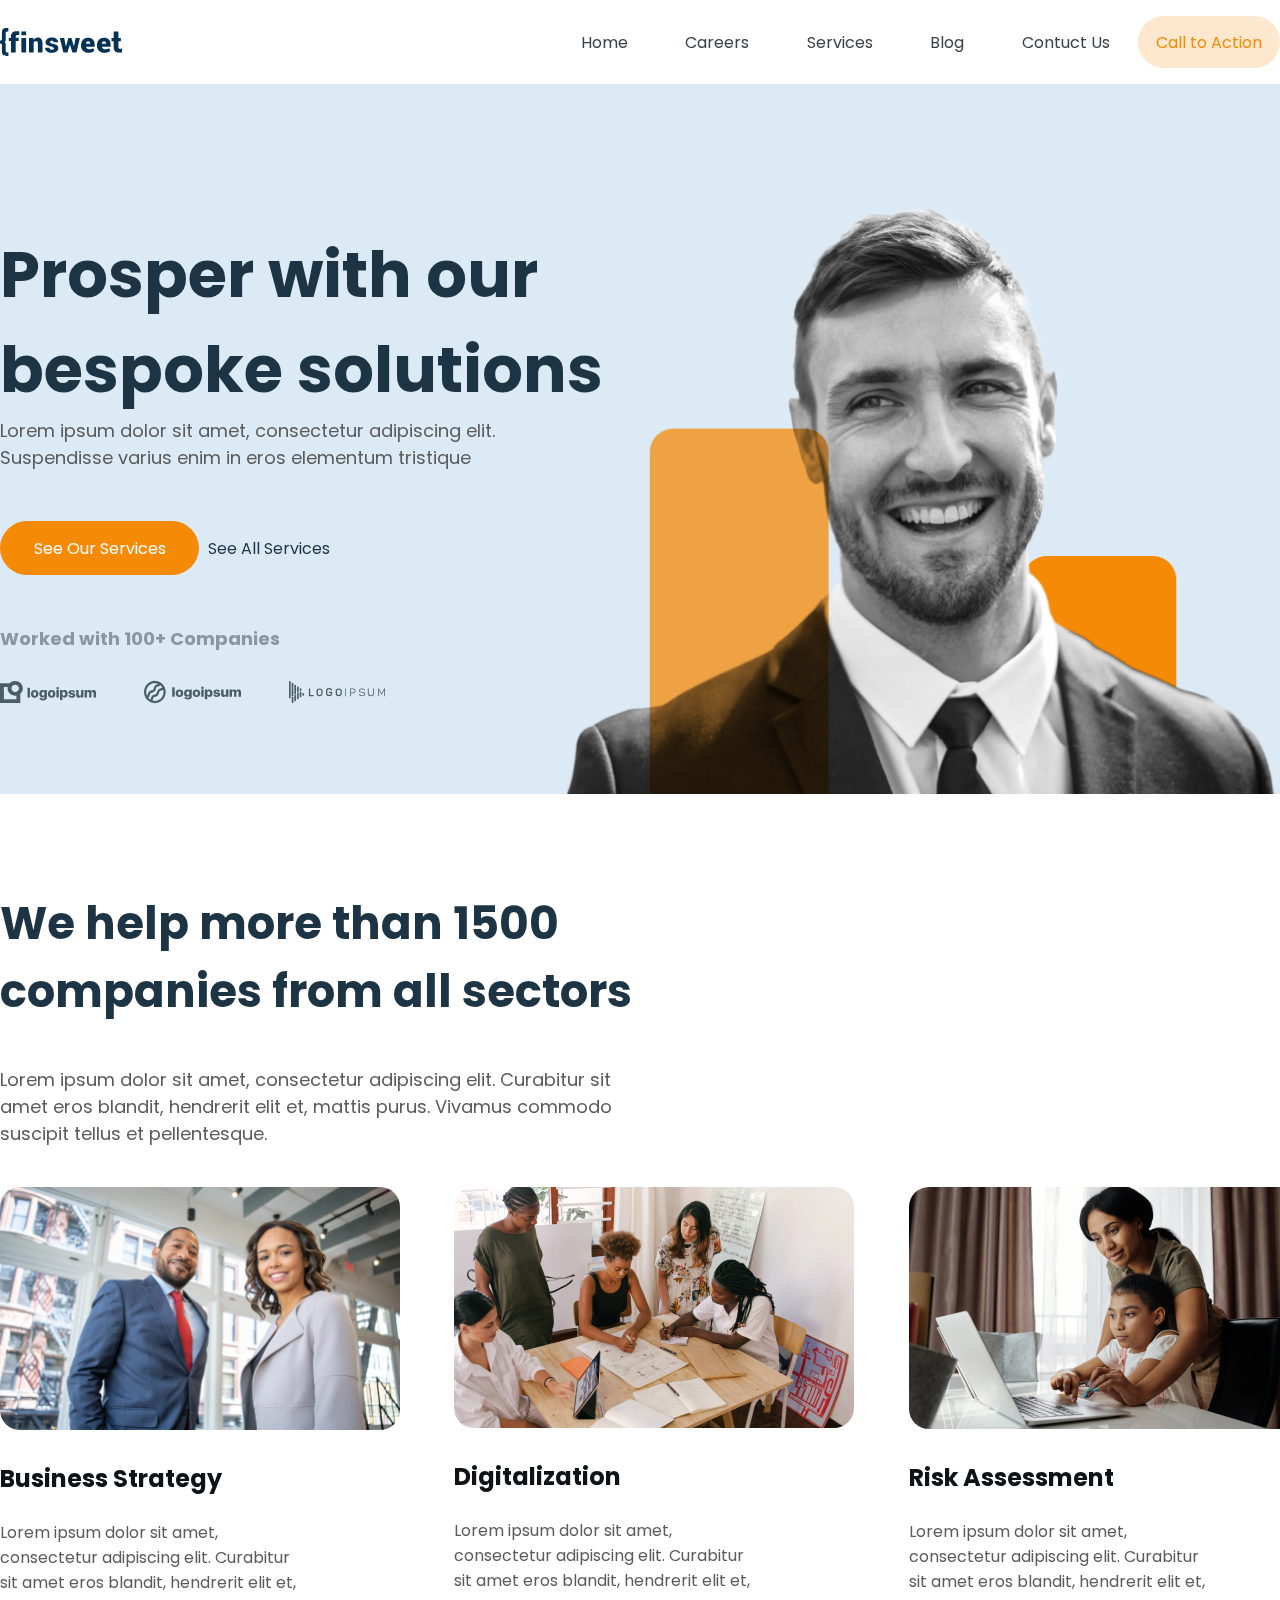
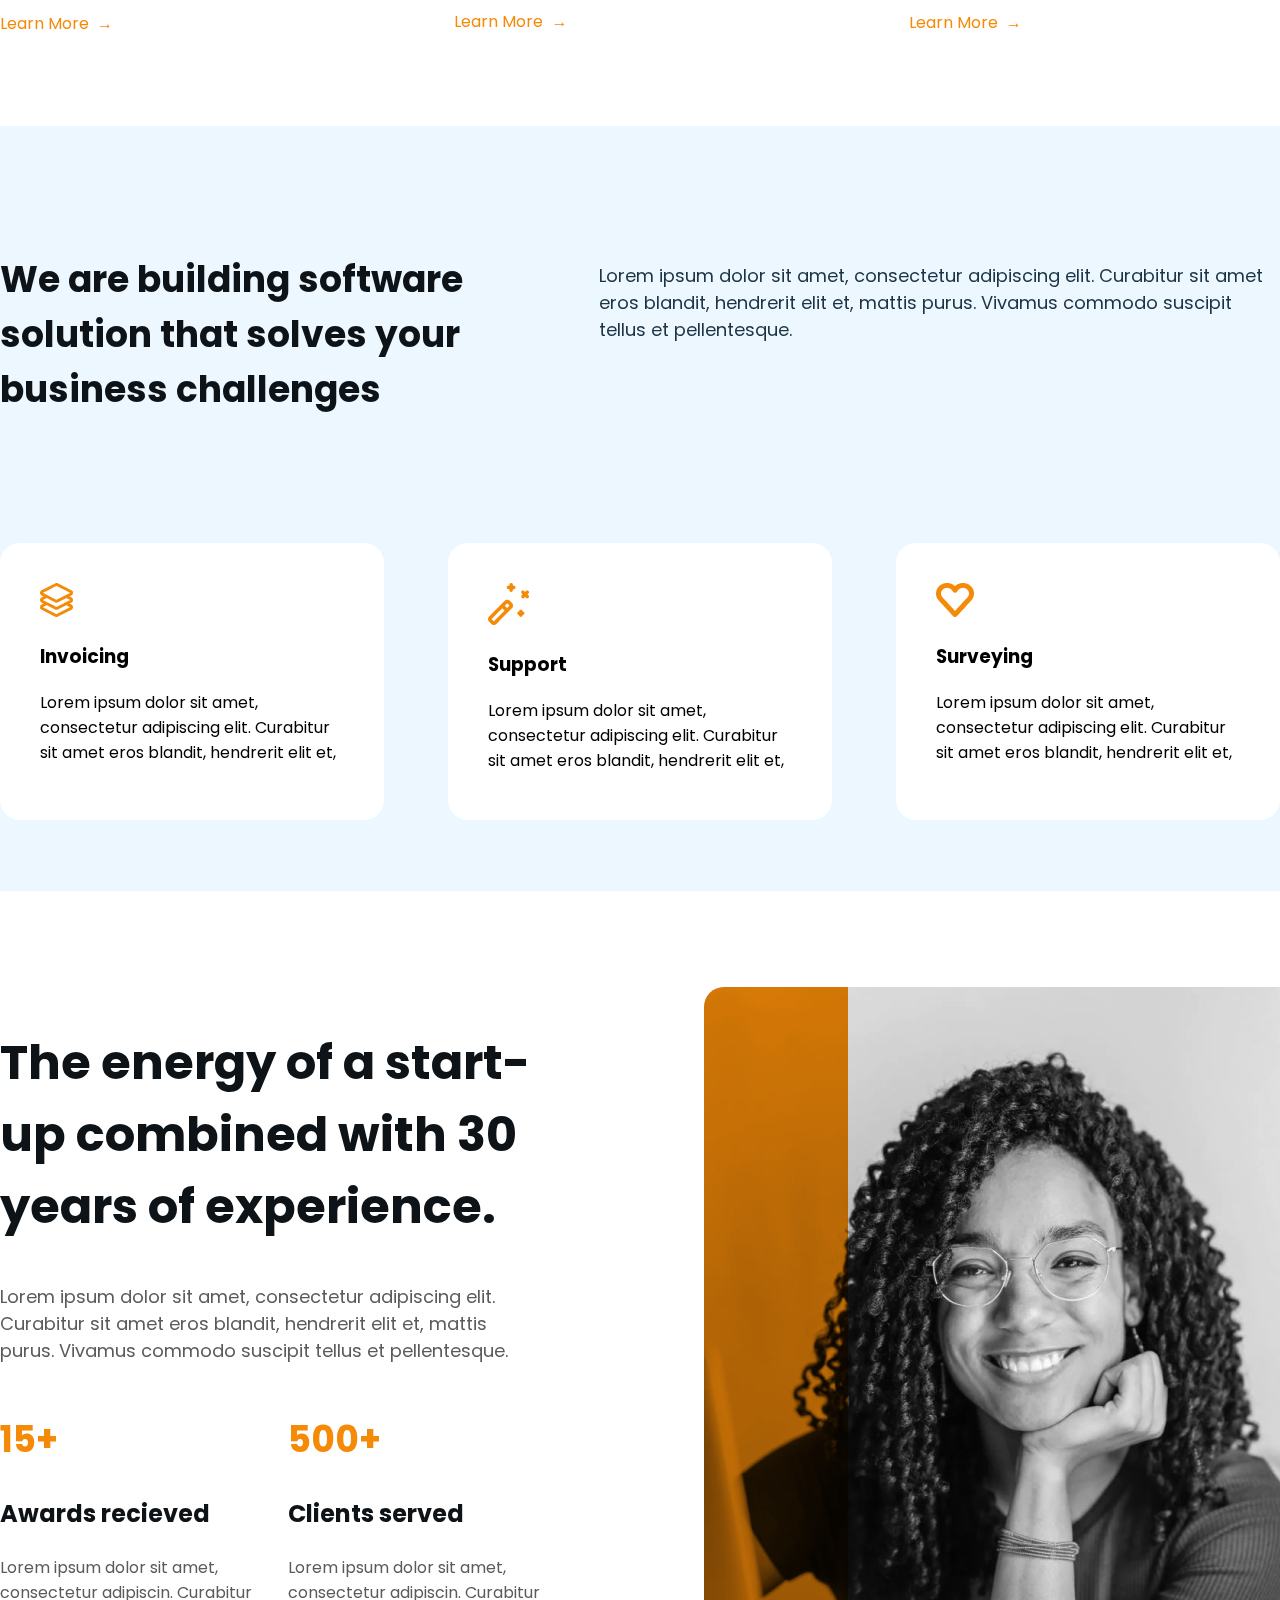
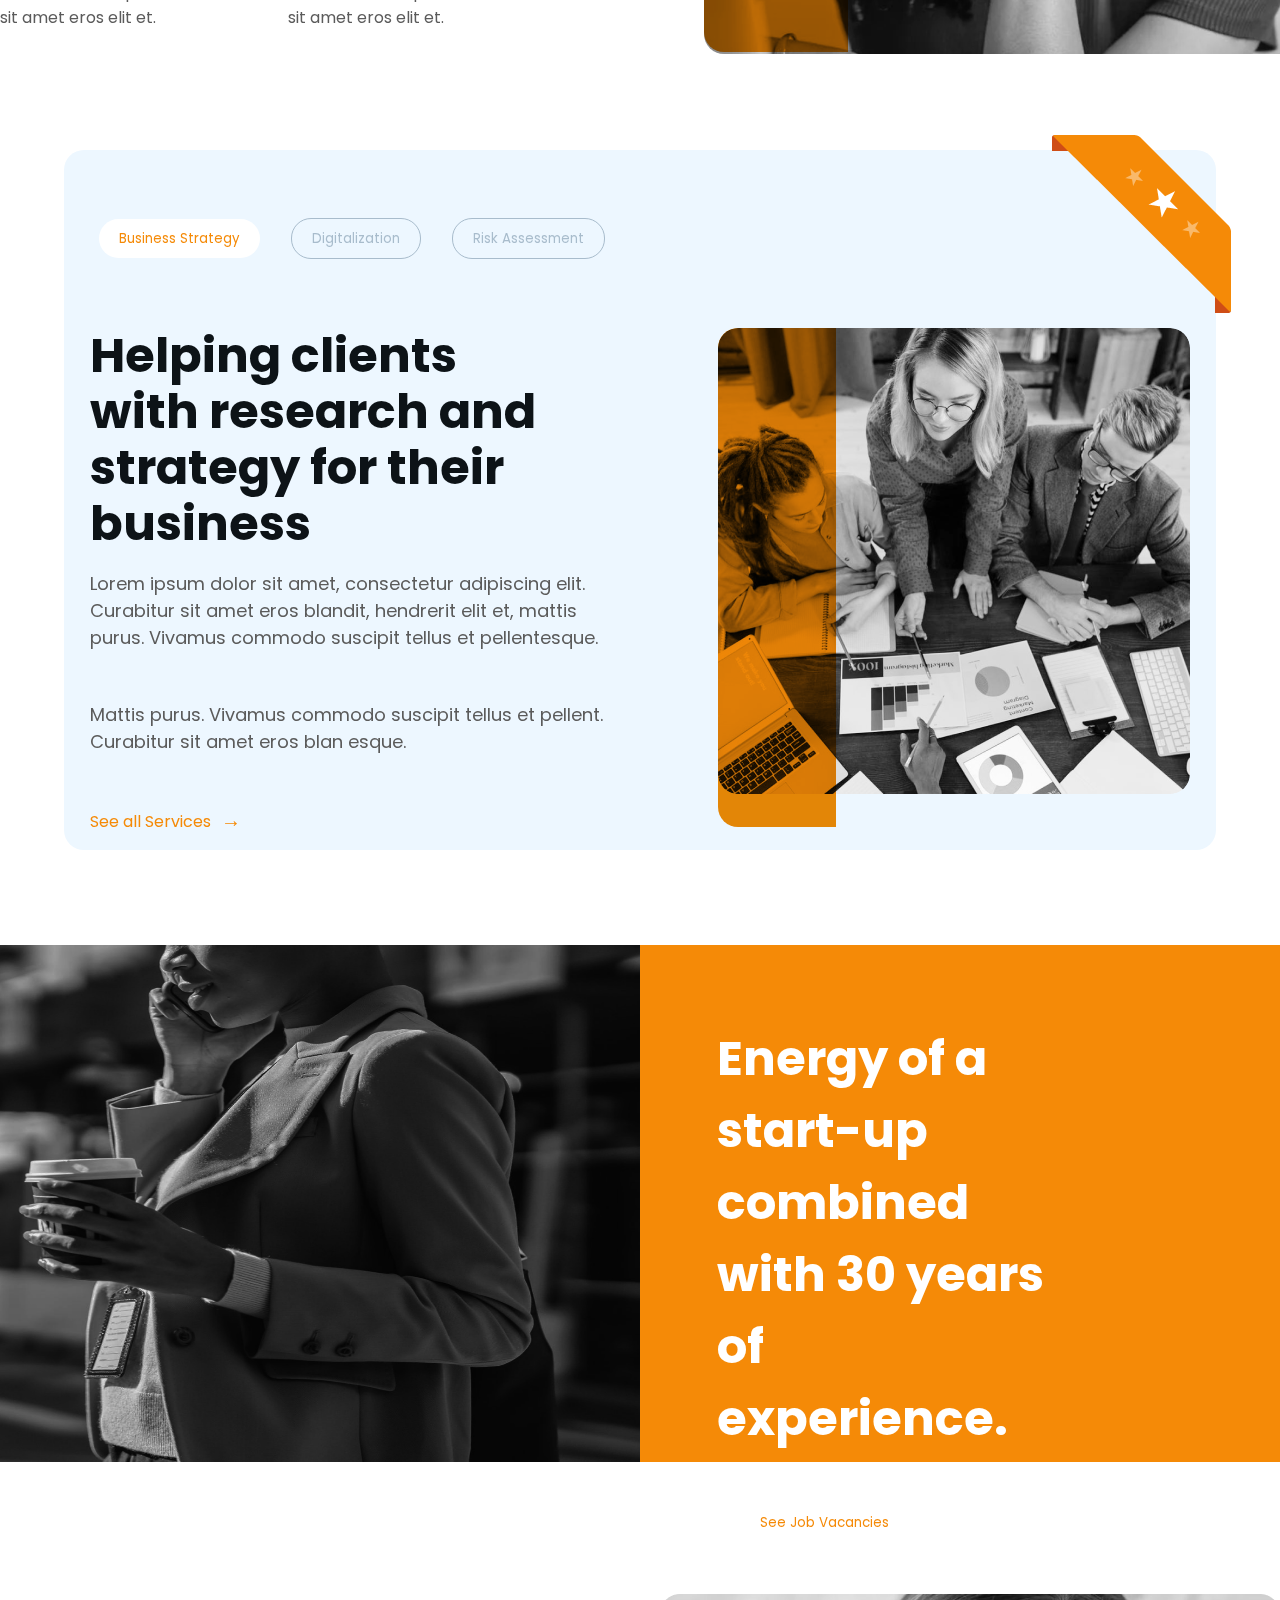
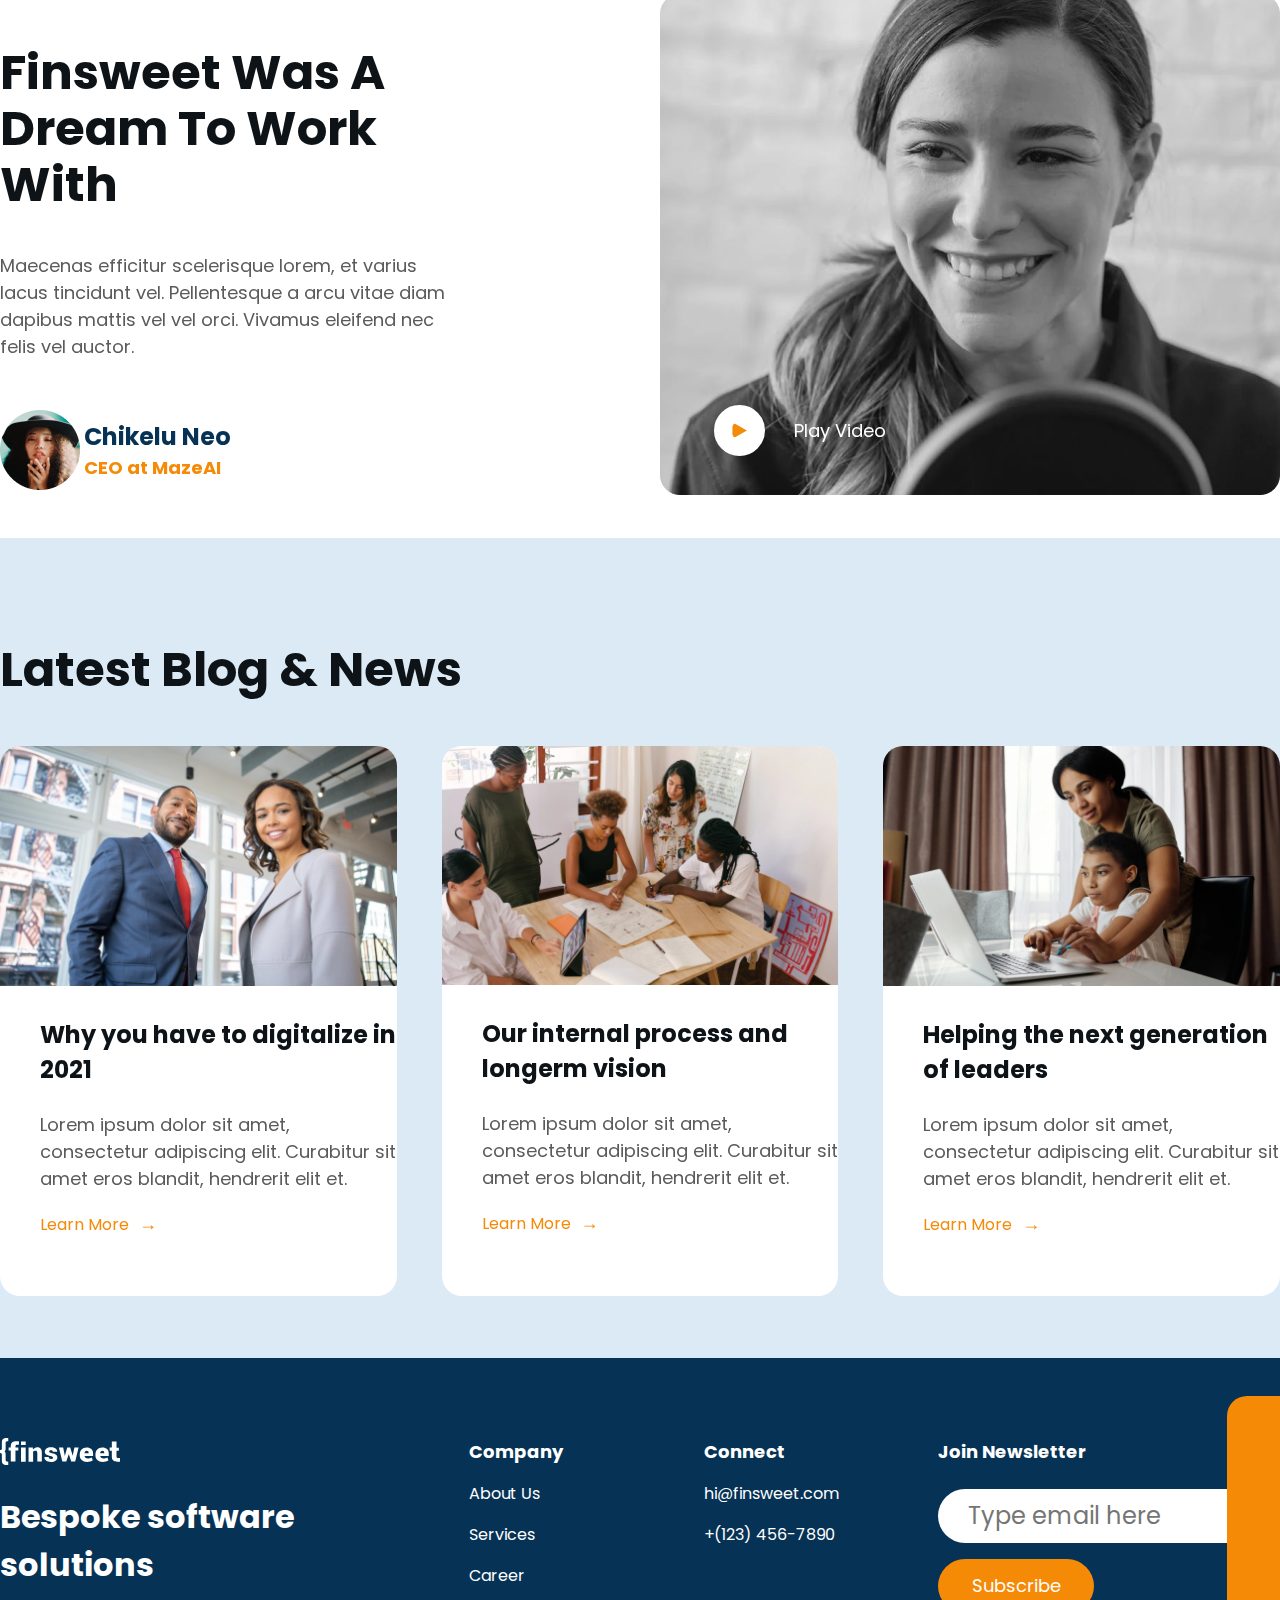
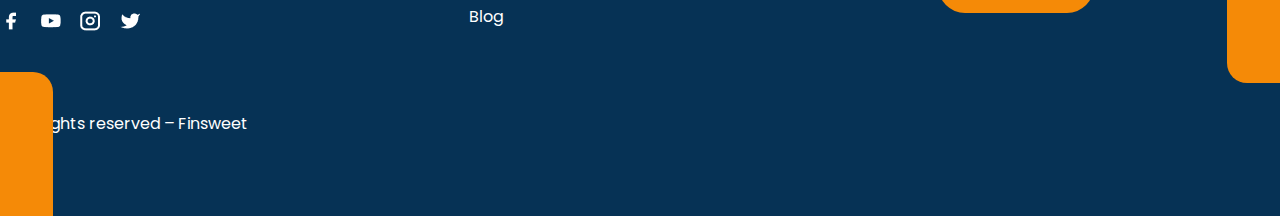
<file: final/index.html>
<!DOCTYPE html>
<html lang="en">
<head>
    <meta charset="UTF-8">
    <meta http-equiv="X-UA-Compatible" content="IE=edge">
    <meta name="viewport" content="width=device-width, initial-scale=1.0">
    <link rel="stylesheet" href="./styles/style.css">
    <link rel="stylesheet" href="./styles/global.css">
    <link rel="preconnect" href="https://fonts.googleapis.com">
    <link rel="preconnect" href="https://fonts.gstatic.com" crossorigin>
    <link href="https://fonts.googleapis.com/css2?family=Poppins:ital,wght@0,400;0,500;1,400;1,500&display=swap" rel="stylesheet">
    <title>Home</title>
</head>
<body>
    <header>
        <nav>
            <div class="logo"><img src="./images/nav-logo.svg"></div>
            <div class="nav_items"> 
                <ul>
                    <li><a href="index.html">Home</a></li>
                    <li><a href="careers.html">Careers</a></li>
                    <li><a href="services.html">Services</a></li>
                    <li><a href="blog.html">Blog</a></li>
                    <li><a href="contuct.html">Contuct Us</a></li>
                </ul>
                <button>Call to Action</button>
            </div>
        </nav>
    </header>
    <section class="one container">
        <div class="bg">
        <div class="content">
            <h2>Prosper with our bespoke solutions</h2>
            <p>Lorem ipsum dolor sit amet, consectetur adipiscing elit. Suspendisse varius enim in eros elementum tristique</p>
            <div id="button">
                <a href="#" id="button1">See Our Services</a>
                <a href="#" id="button2">See All Services</a>
            </div>
            <h4>Worked with 100+ Companies</h4>
            <div class="logo">
                <img src="./images/haeder-logo-1.svg">
                <img src="./images/heder-logo-2.svg">
                <img src="./images/header-logo-3.svg">
            </div>
        </div>
        <div class="content">
            <img src="./images/header-image.png">
        </div>
        </div>
    </section>
    <section class="two container">
        <div class="bg">
        <div class="text">
            <h2>We help more than 1500 companies from all sectors</h2>
            <p>Lorem ipsum dolor sit amet, consectetur adipiscing elit. Curabitur sit amet eros blandit, hendrerit elit et, mattis purus. Vivamus commodo suscipit tellus et pellentesque.</p>
        </div>
        <div class="two-content">
            <div class="post">
                <img src="./images/post1.png">
                <h3>Business Strategy</h3>
                <p>Lorem ipsum dolor sit amet, consectetur adipiscing elit. Curabitur sit amet eros blandit, hendrerit elit et,</p>
                <a href="#">Learn More</a>
            </div>
            <div class="post">
                <img src="./images/post-2.png">
                <h3>Digitalization</h3>
                <p>Lorem ipsum dolor sit amet, consectetur adipiscing elit. Curabitur sit amet eros blandit, hendrerit elit et,</p>
                <a href="#">Learn More</a>
            </div>
            <div class="post">
                <img src="./images/post-3.png">
                <h3>Risk Assessment</h3>
                <p>Lorem ipsum dolor sit amet, consectetur adipiscing elit. Curabitur sit amet eros blandit, hendrerit elit et,</p>
                <a href="#">Learn More</a>
            </div>
        </div>
        </div>
    </section>
    <section class="three container">
        <div class="bg">
            <div class="text">
                <h2>We are building software solution that solves your business challenges</h2>
                <p>Lorem ipsum dolor sit amet, consectetur adipiscing elit. Curabitur sit amet eros blandit, hendrerit elit et, mattis purus. Vivamus commodo suscipit tellus et pellentesque.</p>
            </div>
            <div class="three-content">
                <div class="box">
                    <img src="./images/Icon-layer.png">
                    <h3>Invoicing</h3>
                    <p>Lorem ipsum dolor sit amet, consectetur adipiscing elit. Curabitur sit amet eros blandit, hendrerit elit et,</p>  
                </div>
                <div class="box">
                    <img src="./images/Icon-wizard.png">
                    <h3>Support</h3>
                    <p>Lorem ipsum dolor sit amet, consectetur adipiscing elit. Curabitur sit amet eros blandit, hendrerit elit et,</p>
                </div>
                <div class="box">
                    <img src="./images/Icon-heart.png">
                    <h3>Surveying</h3>
                    <p>Lorem ipsum dolor sit amet, consectetur adipiscing elit. Curabitur sit amet eros blandit, hendrerit elit et,</p>
                </div>
            </div>
            
        </div>
        </div>
    </section>
    <section class="four container">
        <div class="bg">
            <div class="image">
                <h2>The energy of a start-up combined with 30 years of experience.</h2>
                <p>Lorem ipsum dolor sit amet, consectetur adipiscing elit. Curabitur sit amet eros blandit, hendrerit elit et, mattis purus. Vivamus commodo suscipit tellus et pellentesque.</p>
                <div class="four-content">
                    <div>
                        <h2>15+</h2>
                        <h3>Awards recieved</h3>
                        <p>Lorem ipsum dolor sit amet, consectetur adipiscin. Curabitur sit amet eros elit et.</p>
                    </div>
                    <div>
                        <h2>500+</h2>
                        <h3>Clients served</h3>
                        <p>Lorem ipsum dolor sit amet, consectetur adipiscin. Curabitur sit amet eros elit et.</p>
                    </div>
                </div>
            </div>
            <div class="image">
                <img src="./images/about-image.png" alt="">
                <div class="color"></div>
            </div>
        </div>
    </section>
    <section class="five container">
        <div class="bg">
            <div class="hader">
                <div class="button">
                    <button><a href="#" id="click1">Business Strategy</a></button>
                    <button><a href="#" id="click2">Digitalization</a></button>
                    <button><a href="#" id="click2">Risk Assessment</a></button>
                </div>
                <img src="./images/Ribbon.png" alt="">
            </div>
            <div class="content">
                <div class="left">
                    <h2>Helping clients with research and strategy for their business</h2>
                    <p>Lorem ipsum dolor sit amet, consectetur adipiscing elit. Curabitur sit amet eros blandit, hendrerit elit et, mattis purus. Vivamus commodo suscipit tellus et pellentesque. <p> Mattis purus. Vivamus commodo suscipit tellus et pellent. Curabitur sit amet eros blan esque.</p></p>
                    <a href="#">See all Services</a>
                </div>
                <div class="image">
                    <img src="./images/team.png" >
                    <div class="color"></div>
                </div>
            </div>
        </div>
    </section>
    <section class="six">
        <div class="full">
            <div class="left">
                <img src="./images/experience-image.png" alt="">
            </div>
            <div class="right">
                <h2>Energy of a start-up combined with 30 years of experience.</h2>
                <button><p>See Job Vacancies</p></button>
            </div>
        </div>
    </section>
    <section class="seven">
        <div class="bg">
            <div class="left">
                <h2>Finsweet Was A Dream To Work With</h2>
                <p>Maecenas efficitur scelerisque lorem, et varius lacus tincidunt vel. Pellentesque a arcu vitae diam dapibus mattis vel vel orci. Vivamus eleifend nec felis vel auctor.</p>
                <div class="profile">
                    <img src="./images/Imageprofile.png" alt="">
                    <div>
                    <h3>Chikelu Neo</h3>
                    <h4>CEO at MazeAI</h4>
                    </div>
                </div>
            </div>
            <div class="right">
                <img src="./images/video-image.png" alt="">
                <a href="#"><div class="play">
                    <img src="./images/play-icon.svg" alt="">
                    <p>Play Video</p>
                </div></a>
            </div>
        </div>
    </section>
    <section class="eight">
        <div class="bg">
            <h2>Latest Blog & News</h2>
            <div class="content">
                <div class="blog">
                    <img src="./images/post1.png" alt="">
                    <h3>Why you have to digitalize in 2021</h3>
                    <p>Lorem ipsum dolor sit amet, consectetur adipiscing elit. Curabitur sit amet eros blandit, hendrerit elit et.</p>
                    <a href="">Learn More</a>
                </div>
                <div class="blog">
                    <img src="./images/post-2.png" alt="">
                    <h3>Our internal process and longerm vision</h3>
                    <p>Lorem ipsum dolor sit amet, consectetur adipiscing elit. Curabitur sit amet eros blandit, hendrerit elit et.</p>
                    <a href="">Learn More</a>
                </div>
                <div class="blog">
                    <img src="./images/post-3.png" alt="">
                    <h3>Helping the next generation of leaders</h3>
                    <p>Lorem ipsum dolor sit amet, consectetur adipiscing elit. Curabitur sit amet eros blandit, hendrerit elit et.</p>
                    <a href="">Learn More</a>
                </div>
            </div>
        </div>
    </section>
    <footer class="footer">
        <div class="bg">
        <div class="column1">
            <img src="./images/footer-logo.svg" class="logo">
            <h1>Bespoke software solutions</h1>
            <div class="icon">
                <img src="./images/facebook.png" alt="">
                <img src="./images/youtube.png" alt="">
                <img src="./images/instagram.png" alt="">
                <img src="./images/twitter.png" alt="">
            </div>
            <p>© All rights reserved – Finsweet</p>
        </div>
        <div class="column2">
            <h2>Company</h2>
            <ul>
                <a href="#"><li>About Us</li></a>
                <a href="#"><li>Services</li></a>
                <a href="#"><li>Career</li></a>
                <a href="#"><li>Blog</li></a>
            </ul>
        </div>
        <div class="column3">
            <h2>Connect</h2>
            <ul>
                <li>hi@finsweet.com</li>
                <li>+(123) 456-7890</li>
            </ul>
        </div>
        <div class="column4">
            <h2>Join Newsletter</h2>
            <input type="text" placeholder="Type email here" id="input">
            <button>Subscribe</button>
        </div>
    </div>
    <div id="box1"></div>
    <div id="box2"></div>
    </footer>
</body>
</html>
</file>
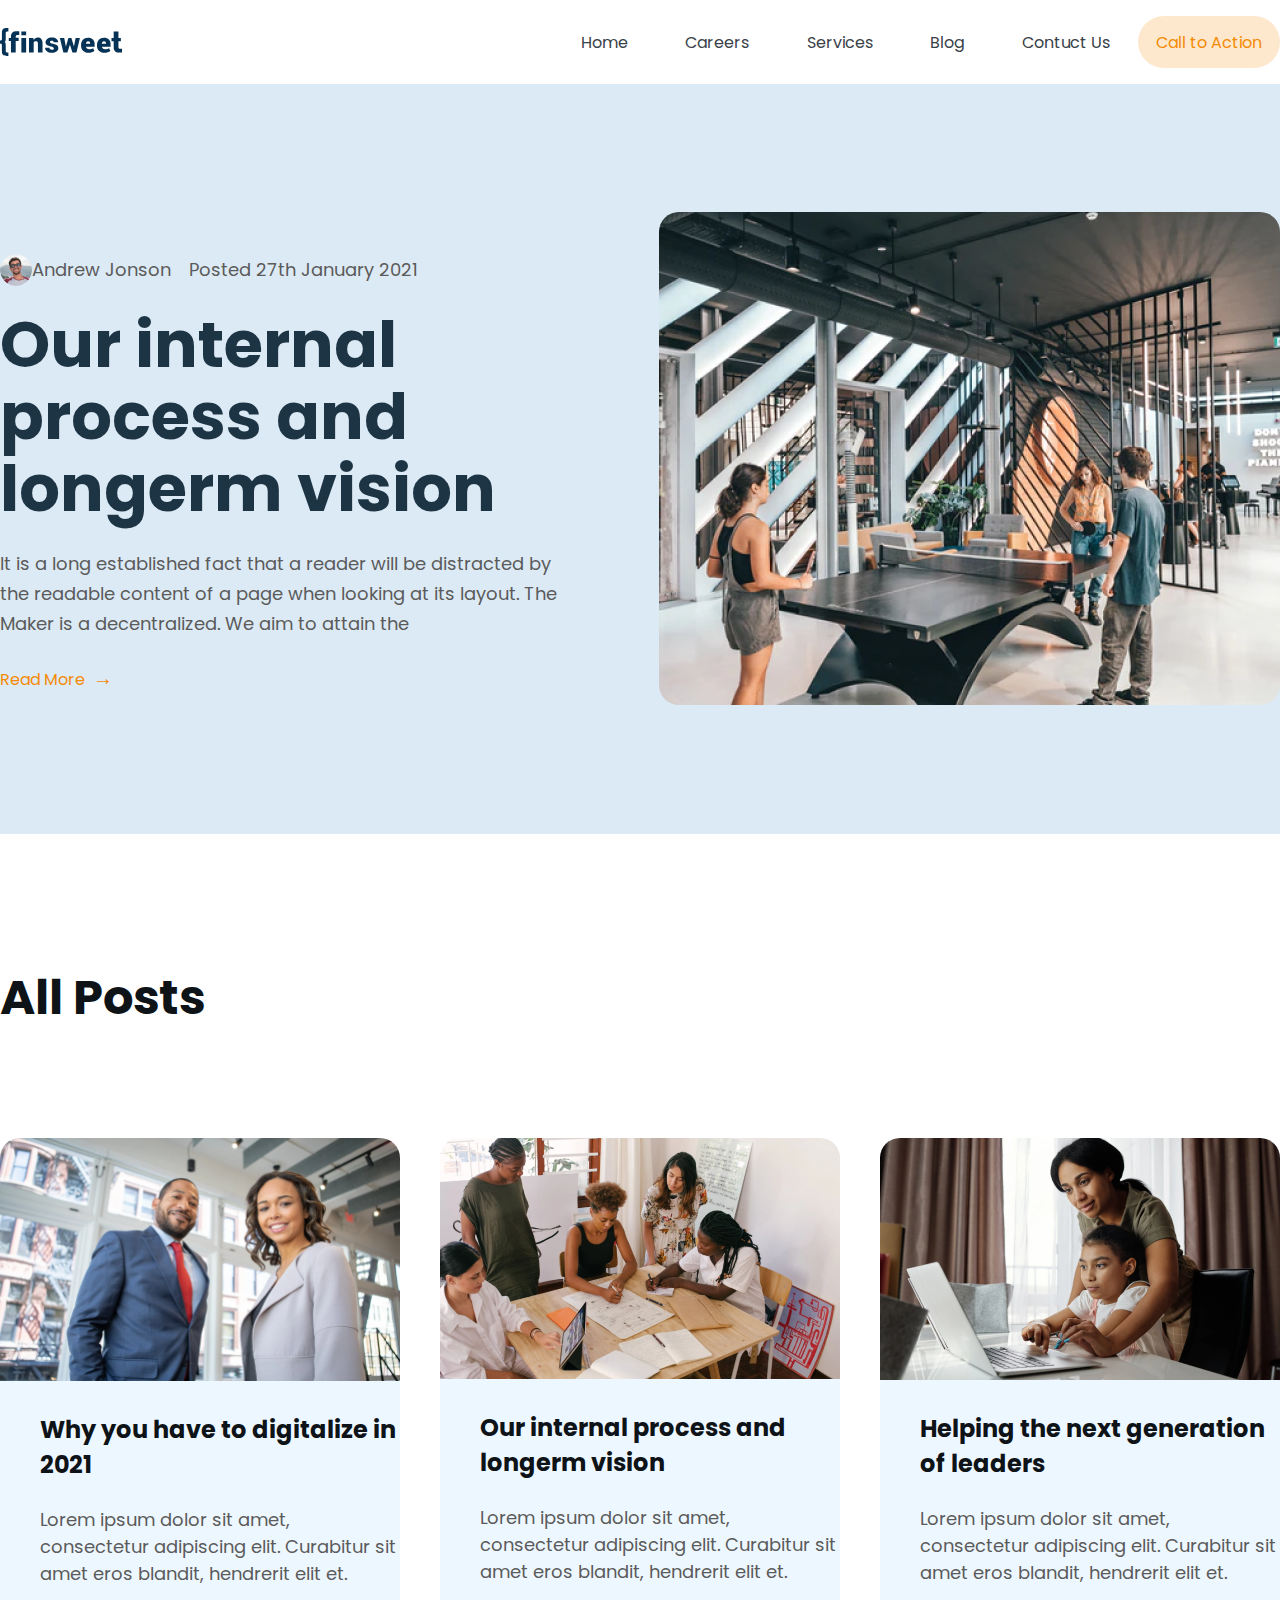
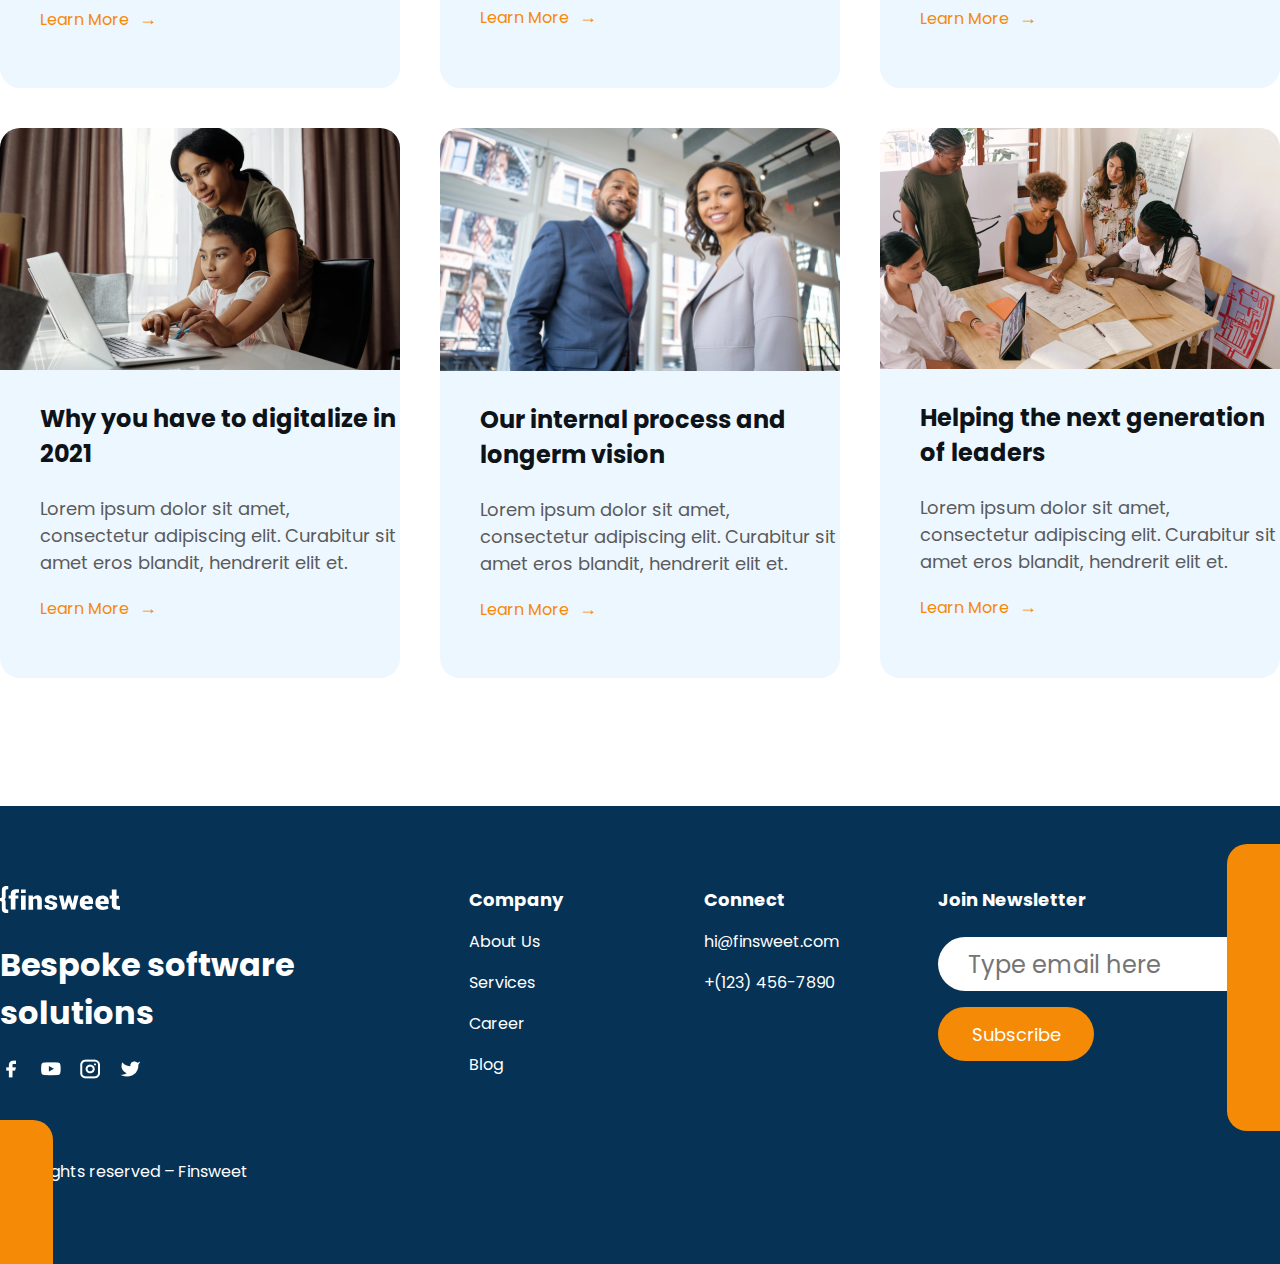
<file: final/blog.html>
<!DOCTYPE html>
<html lang="en">
<head>
    <meta charset="UTF-8">
    <meta http-equiv="X-UA-Compatible" content="IE=edge">
    <meta name="viewport" content="width=device-width, initial-scale=1.0">
    <link rel="stylesheet" href="./styles/blog.css">
    <link rel="preconnect" href="https://fonts.googleapis.com">
    <link rel="preconnect" href="https://fonts.gstatic.com" crossorigin>
    <link href="https://fonts.googleapis.com/css2?family=Poppins:ital,wght@0,400;0,500;1,400;1,500&display=swap" rel="stylesheet">
    <title>Blog</title>
</head>
<body>
    <header>
        <nav>
            <div class="logo"><img src="./images/nav-logo.svg"></div>
            <div class="nav_items"> 
                <ul>
                    <li><a href="index.html">Home</a></li>
                    <li><a href="careers.html">Careers</a></li>
                    <li><a href="services.html">Services</a></li>
                    <li><a href="blog.html">Blog</a></li>
                    <li><a href="contuct.html">Contuct Us</a></li>
                </ul>
                <button>Call to Action</button>
            </div>
        </nav>
    </header>
    <section class="header">
        <div class="bg">
            <div class="text">
                <div class="author">
                    <div class="post_icon">
                        <img src="./images/Imageblog_icon.png" alt="">
                        <p>Andrew Jonson</p>
                    </div>
                    <p>Posted 27th January 2021</p>
                </div>
                <h2>Our internal process and longerm vision</h2>
                <p>It is a long established fact that a reader will be distracted by the readable content of a page when looking at its layout. The Maker is a decentralized. We aim to attain the</p>
                <a href="blog_inner.html">Read More</a>
            </div>
            <div class="image">
                <img src="./images/Imageblog.png" alt="">
            </div>
        </div>
    </section>
    <section class="eight">
        <div class="bg">
            <h2>All Posts</h2>
            <div class="content">
                <div class="blog">
                    <img src="./images/post1.png" alt="">
                    <h3>Why you have to digitalize in 2021</h3>
                    <p>Lorem ipsum dolor sit amet, consectetur adipiscing elit. Curabitur sit amet eros blandit, hendrerit elit et.</p>
                    <a href="">Learn More</a>
                </div>
                <div class="blog">
                    <img src="./images/post-2.png" alt="">
                    <h3>Our internal process and longerm vision</h3>
                    <p>Lorem ipsum dolor sit amet, consectetur adipiscing elit. Curabitur sit amet eros blandit, hendrerit elit et.</p>
                    <a href="">Learn More</a>
                </div>
                <div class="blog">
                    <img src="./images/post-3.png" alt="">
                    <h3>Helping the next generation of leaders</h3>
                    <p>Lorem ipsum dolor sit amet, consectetur adipiscing elit. Curabitur sit amet eros blandit, hendrerit elit et.</p>
                    <a href="">Learn More</a>
                </div>
                <div class="blog">
                    <img src="./images/post-3.png" alt="">
                    <h3>Why you have to digitalize in 2021</h3>
                    <p>Lorem ipsum dolor sit amet, consectetur adipiscing elit. Curabitur sit amet eros blandit, hendrerit elit et.</p>
                    <a href="">Learn More</a>
                </div>
                <div class="blog">
                    <img src="./images/post1.png" alt="">
                    <h3>Our internal process and longerm vision</h3>
                    <p>Lorem ipsum dolor sit amet, consectetur adipiscing elit. Curabitur sit amet eros blandit, hendrerit elit et.</p>
                    <a href="">Learn More</a>
                </div>
                <div class="blog">
                    <img src="./images/post-2.png" alt="">
                    <h3>Helping the next generation of leaders</h3>
                    <p>Lorem ipsum dolor sit amet, consectetur adipiscing elit. Curabitur sit amet eros blandit, hendrerit elit et.</p>
                    <a href="">Learn More</a>
                </div>
            </div>
        </div>
    </section>
    <footer class="footer">
        <div class="bg">
        <div class="column1">
            <img src="./images/footer-logo.svg" class="logo">
            <h1>Bespoke software solutions</h1>
            <div class="icon">
                <img src="./images/facebook.png" alt="">
                <img src="./images/youtube.png" alt="">
                <img src="./images/instagram.png" alt="">
                <img src="./images/twitter.png" alt="">
            </div>
            <p>© All rights reserved – Finsweet</p>
        </div>
        <div class="column2">
            <h2>Company</h2>
            <ul>
                <a href="#"><li>About Us</li></a>
                <a href="#"><li>Services</li></a>
                <a href="#"><li>Career</li></a>
                <a href="#"><li>Blog</li></a>
            </ul>
        </div>
        <div class="column3">
            <h2>Connect</h2>
            <ul>
                <li>hi@finsweet.com</li>
                <li>+(123) 456-7890</li>
            </ul>
        </div>
        <div class="column4">
            <h2>Join Newsletter</h2>
            <input type="text" placeholder="Type email here" id="input">
            <button>Subscribe</button>
        </div>
    </div>
    <div id="box1"></div>
    <div id="box2"></div>
    </footer>
</body>
</html>
</file>
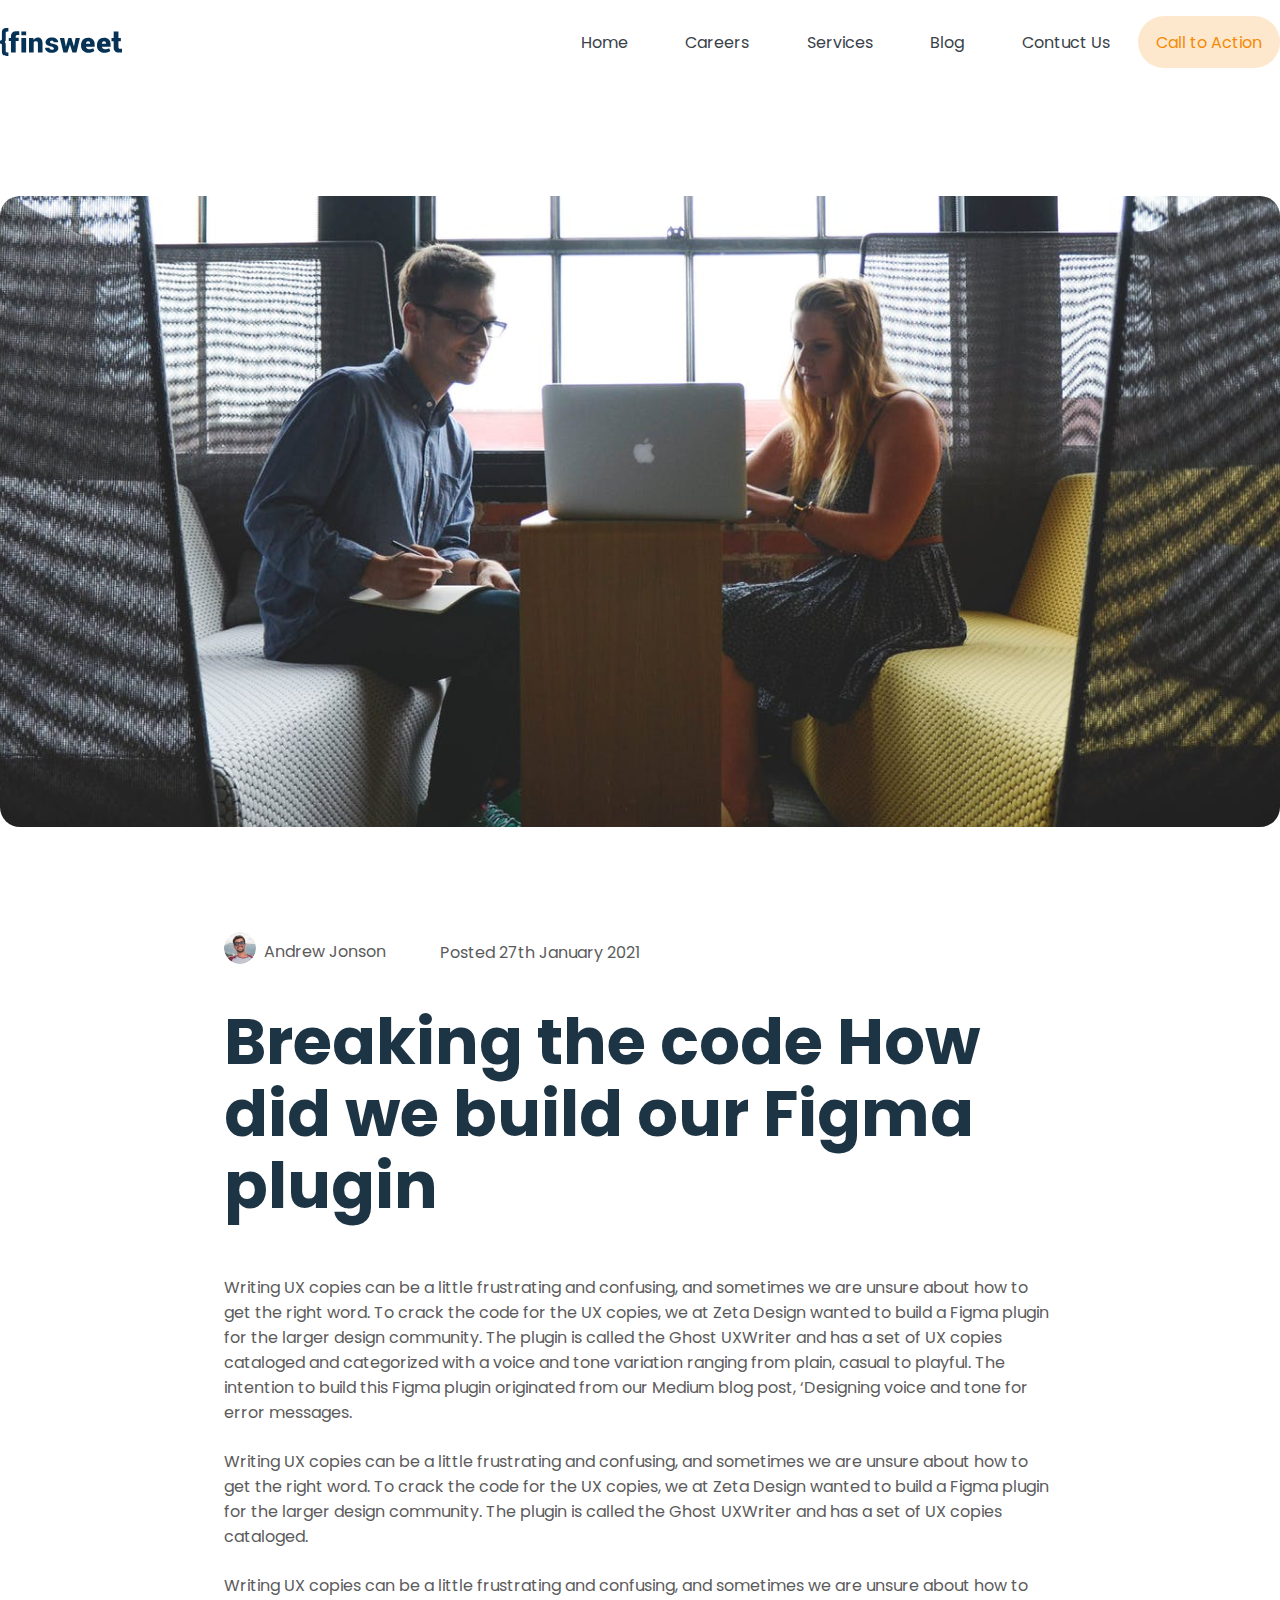
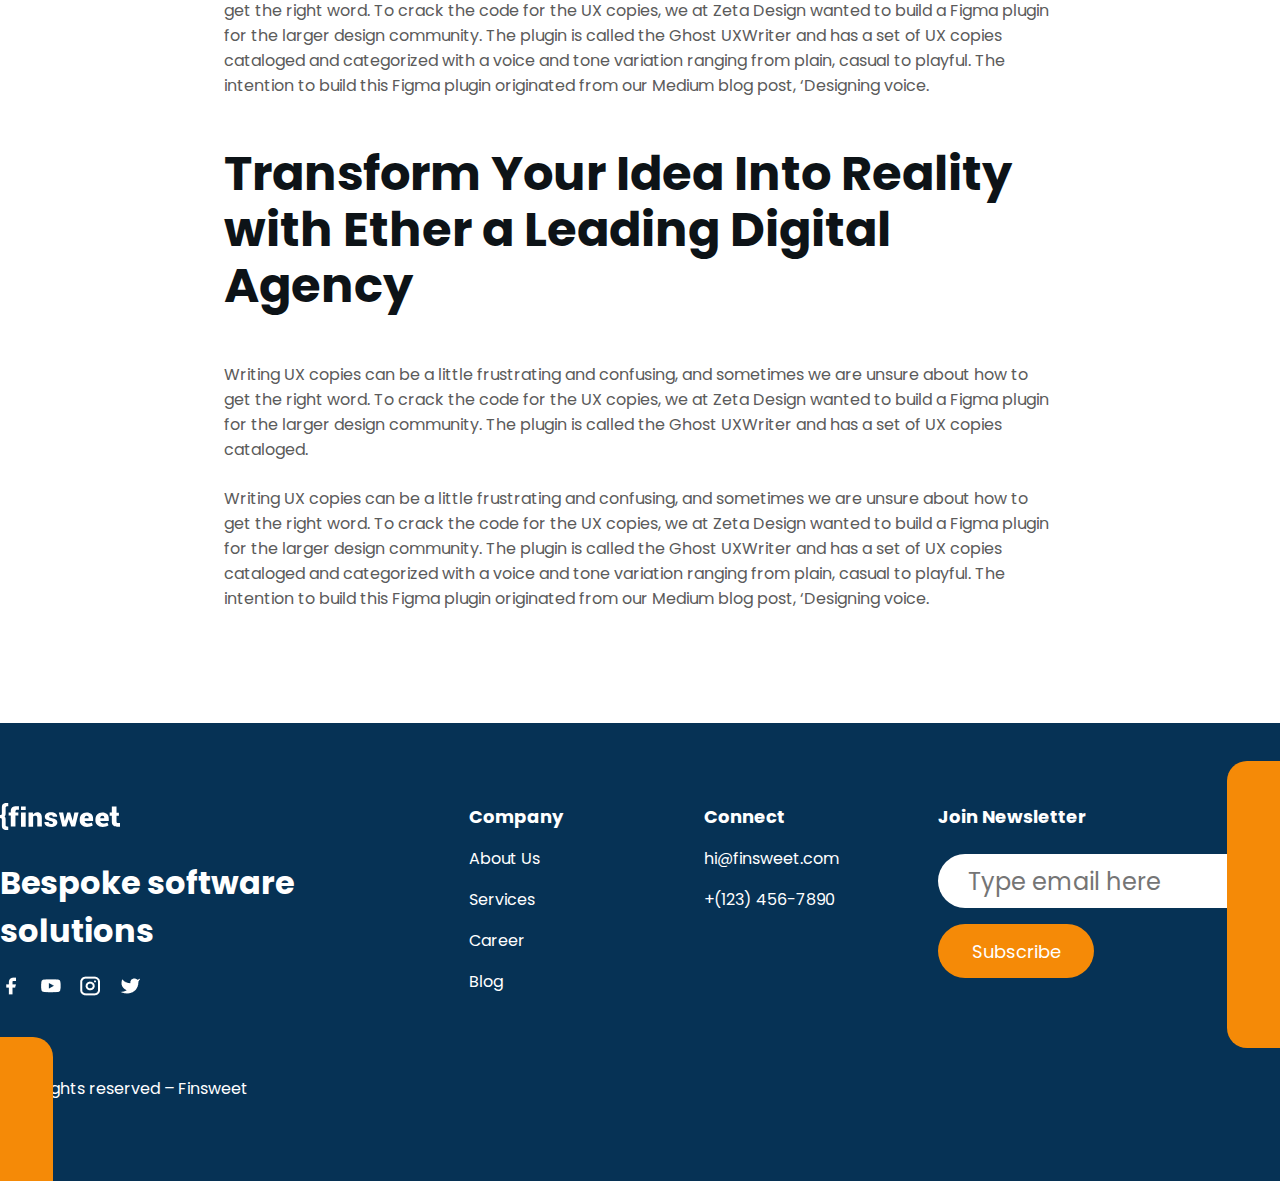
<file: final/blog_inner.html>
<!DOCTYPE html>
<html lang="en">
<head>
    <meta charset="UTF-8">
    <meta http-equiv="X-UA-Compatible" content="IE=edge">
    <meta name="viewport" content="width=device-width, initial-scale=1.0">
    <link rel="stylesheet" href="./styles/blog_inner.css">
    <link rel="preconnect" href="https://fonts.googleapis.com">
    <link rel="preconnect" href="https://fonts.gstatic.com" crossorigin>
    <link href="https://fonts.googleapis.com/css2?family=Poppins:ital,wght@0,400;0,500;1,400;1,500&display=swap" rel="stylesheet">
    <title>Blog Inner</title>
</head>
<body>
    <header>
        <nav>
            <div class="logo"><img src="./images/nav-logo.svg"></div>
            <div class="nav_items"> 
                <ul>
                    <li><a href="index.html">Home</a></li>
                    <li><a href="careers.html">Careers</a></li>
                    <li><a href="services.html">Services</a></li>
                    <li><a href="blog.html">Blog</a></li>
                    <li><a href="contuct.html">Contuct Us</a></li>
                </ul>
                <button>Call to Action</button>
            </div>
        </nav>
    </header>

    <section class="header">
        <div><img src="./images/Imageblog_bg.png" alt=""></div>
        <div class="blog">
            <div class="author">
                    <div class="post_icon">
                        <img src="./images/Imageblog_icon.png" alt="">
                        <p>Andrew Jonson</p>
                    </div>
                    <p>Posted 27th January 2021</p>
            </div>
            <h2>Breaking the code How did we build our Figma plugin</h2>
            <p>Writing UX copies can be a little frustrating and confusing, and sometimes we are unsure about how to get the right word. To crack the code for the UX copies, we at Zeta Design wanted to build a Figma plugin for the larger design community. The plugin is called the Ghost UXWriter and has a set of UX copies cataloged and categorized with a voice and tone variation ranging from plain, casual to playful. The intention to build this Figma plugin originated from our Medium blog post, ‘Designing voice and tone for error messages.</p>
            <p>Writing UX copies can be a little frustrating and confusing, and sometimes we are unsure about how to get the right word. To crack the code for the UX copies, we at Zeta Design wanted to build a Figma plugin for the larger design community. The plugin is called the Ghost UXWriter and has a set of UX copies cataloged.</p>
            <p>Writing UX copies can be a little frustrating and confusing, and sometimes we are unsure about how to get the right word. To crack the code for the UX copies, we at Zeta Design wanted to build a Figma plugin for the larger design community. The plugin is called the Ghost UXWriter and has a set of UX copies cataloged and categorized with a voice and tone variation ranging from plain, casual to playful. The intention to build this Figma plugin originated from our Medium blog post, ‘Designing voice.</p>
            <h3>Transform Your Idea Into Reality with Ether a Leading Digital Agency</h3>
            <p>Writing UX copies can be a little frustrating and confusing, and sometimes we are unsure about how to get the right word. To crack the code for the UX copies, we at Zeta Design wanted to build a Figma plugin for the larger design community. The plugin is called the Ghost UXWriter and has a set of UX copies cataloged.</p>
            <p>Writing UX copies can be a little frustrating and confusing, and sometimes we are unsure about how to get the right word. To crack the code for the UX copies, we at Zeta Design wanted to build a Figma plugin for the larger design community. The plugin is called the Ghost UXWriter and has a set of UX copies cataloged and categorized with a voice and tone variation ranging from plain, casual to playful. The intention to build this Figma plugin originated from our Medium blog post, ‘Designing voice.</p>
        </div>
    </section>
    <footer class="footer">
        <div class="bg">
        <div class="column1">
            <img src="./images/footer-logo.svg" class="logo">
            <h1>Bespoke software solutions</h1>
            <div class="icon">
                <img src="./images/facebook.png" alt="">
                <img src="./images/youtube.png" alt="">
                <img src="./images/instagram.png" alt="">
                <img src="./images/twitter.png" alt="">
            </div>
            <p>© All rights reserved – Finsweet</p>
        </div>
        <div class="column2">
            <h2>Company</h2>
            <ul>
                <a href="#"><li>About Us</li></a>
                <a href="#"><li>Services</li></a>
                <a href="#"><li>Career</li></a>
                <a href="#"><li>Blog</li></a>
            </ul>
        </div>
        <div class="column3">
            <h2>Connect</h2>
            <ul>
                <li>hi@finsweet.com</li>
                <li>+(123) 456-7890</li>
            </ul>
        </div>
        <div class="column4">
            <h2>Join Newsletter</h2>
            <input type="text" placeholder="Type email here" id="input">
            <button>Subscribe</button>
        </div>
    </div>
    <div id="box1"></div>
    <div id="box2"></div>
    </footer>
</body>
</html>
</file>
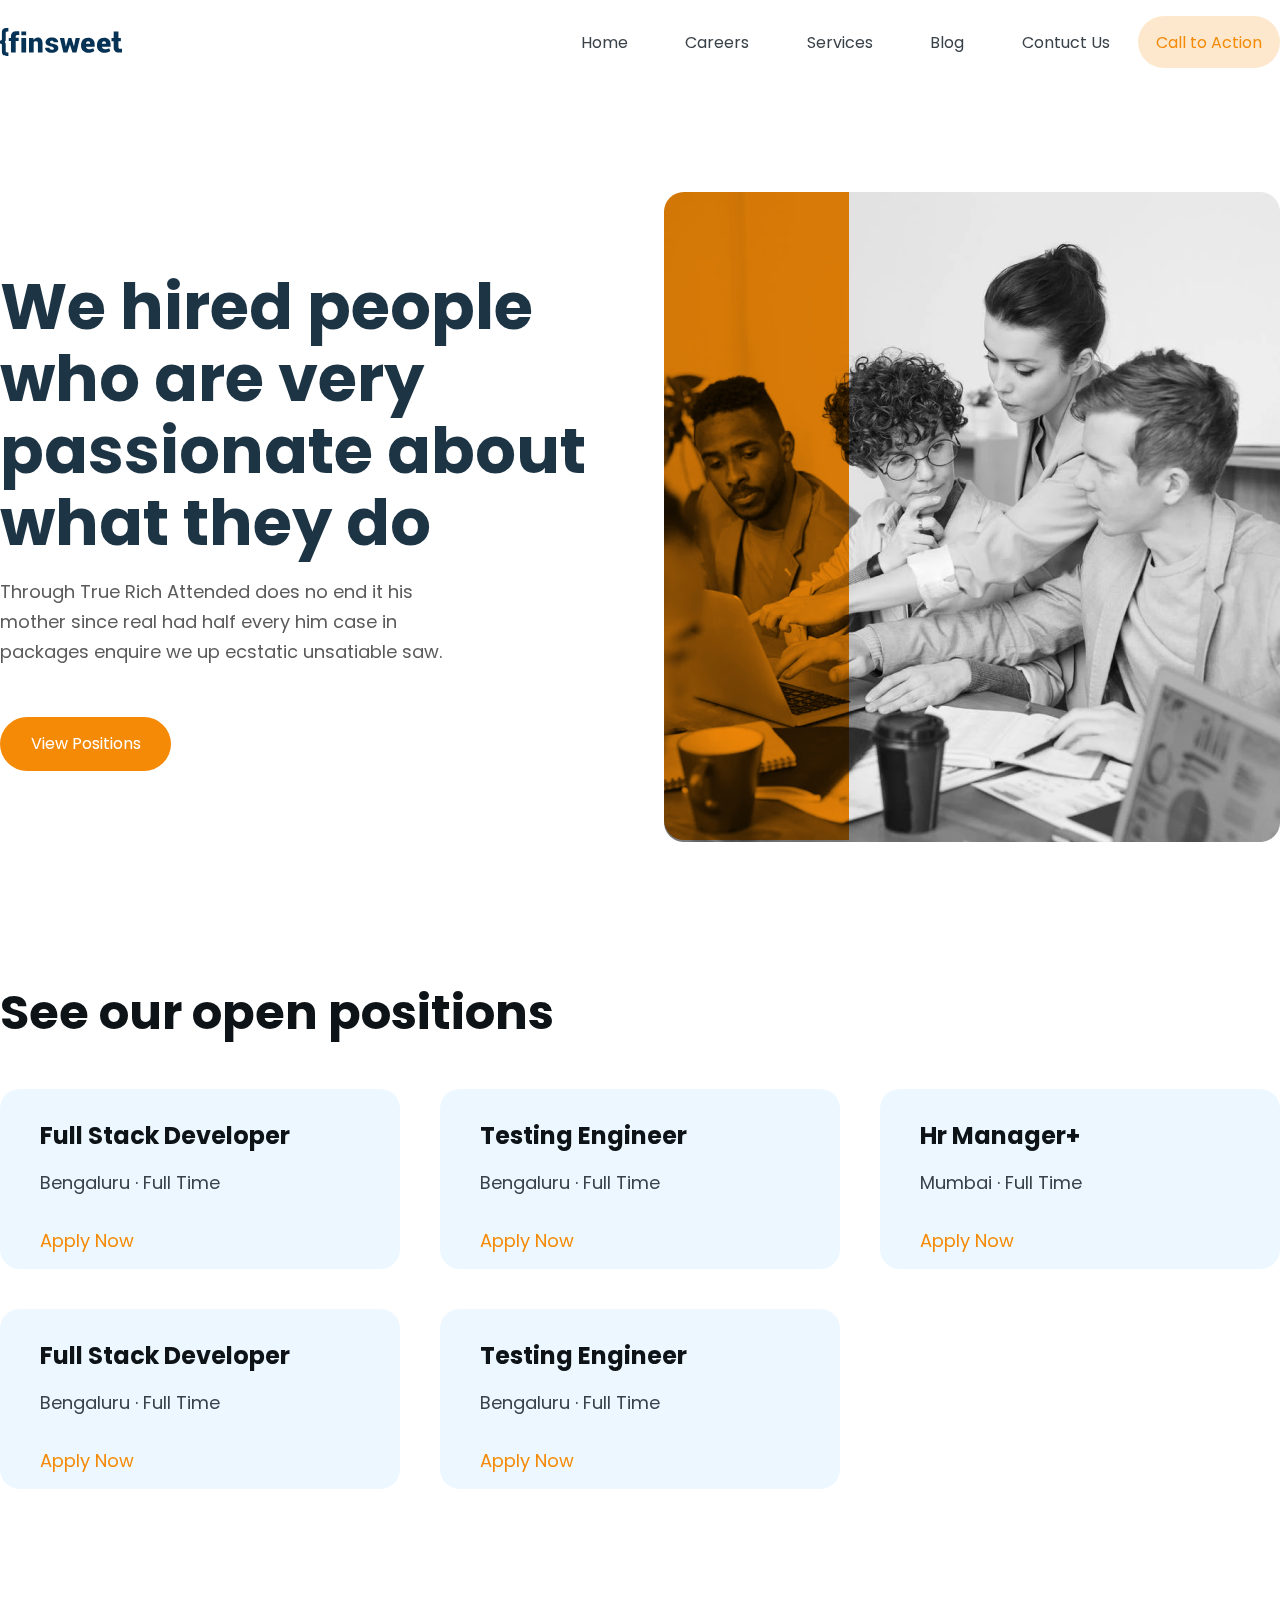
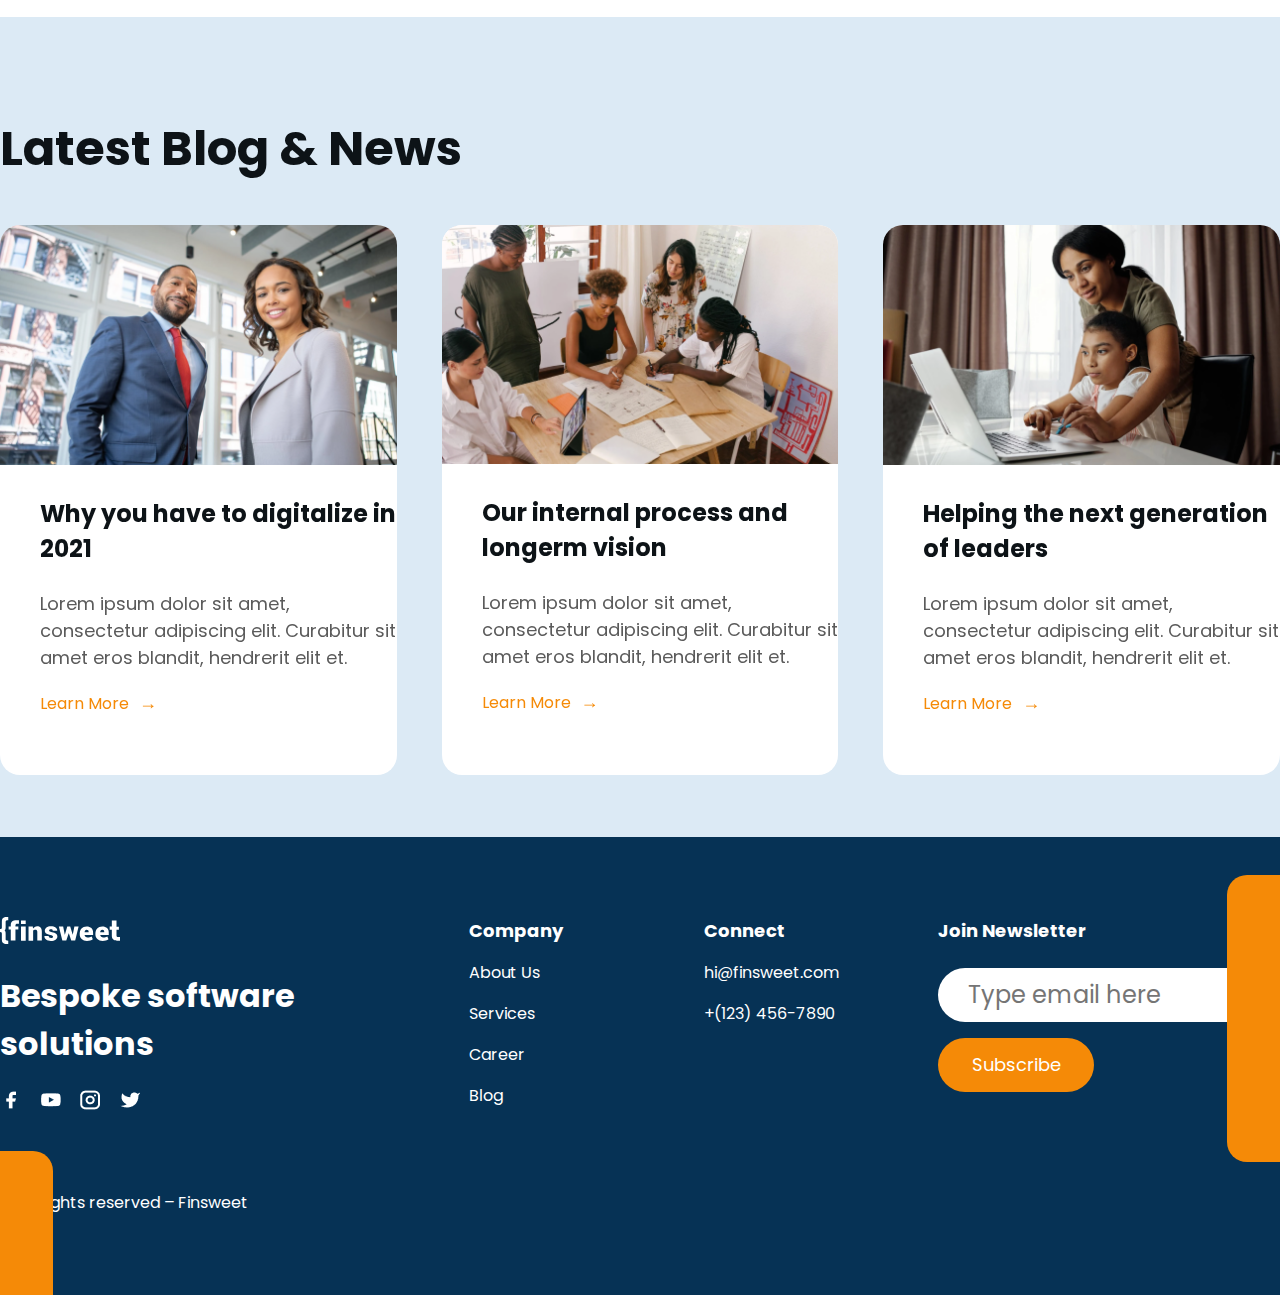
<file: final/careers.html>
<!DOCTYPE html>
<html lang="en">
<head>
    <meta charset="UTF-8">
    <meta http-equiv="X-UA-Compatible" content="IE=edge">
    <meta name="viewport" content="width=device-width, initial-scale=1.0">
    <link rel="stylesheet" href="./styles/careers.css">
    <link rel="stylesheet" href="./styles/global.css">
    <link rel="preconnect" href="https://fonts.googleapis.com">
    <link rel="preconnect" href="https://fonts.gstatic.com" crossorigin>
    <link href="https://fonts.googleapis.com/css2?family=Poppins:ital,wght@0,400;0,500;1,400;1,500&display=swap" rel="stylesheet">
    <title>Careers</title>
</head>
<body>
    <header>
        <nav>
            <div class="logo"><img src="./images/nav-logo.svg"></div>
            <div class="nav_items"> 
                <ul>
                    <li><a href="index.html">Home</a></li>
                    <li><a href="careers.html">Careers</a></li>
                    <li><a href="services.html">Services</a></li>
                    <li><a href="blog.html">Blog</a></li>
                    <li><a href="contuct.html">Contuct Us</a></li>
                </ul>
                <button>Call to Action</button>
            </div>
        </nav>
    </header>
    <section class="header">
        <div class="bg">
            <div class="text">
                <h2>We hired people who are very passionate about what they do</h2>
                <p>Through True Rich Attended does no end it his mother since real had half every him case in packages enquire we up ecstatic unsatiable saw.</p>
                <button><a href="careers_inner.html">View Positions</a></button>
            </div>
            <div class="image">
                <img src="./images/careers/Imageworking.png" alt="">
                <div class="color"></div>
            </div>
        </div>
    </section>
    <section class="career">
        
        <div class="bg">
            <h2>See our open positions</h2>
            <div class="position">
            <div class="one box">
                <h4>Full Stack Developer</h4>
                <p>Bengaluru · Full Time</p>
                <a href="#">Apply Now</a>
            </div>
            <div class="two box">
                <h4>Testing Engineer</h4>
                <p>Bengaluru · Full Time</p>
                <a href="#">Apply Now</a>
            </div>
            <div class="three box">
                <h4>Hr Manager+</h4>
                <p>Mumbai · Full Time</p>
                <a href="#">Apply Now</a>
            </div>
            <div class="four box">
                <h4>Full Stack Developer</h4>
                <p>Bengaluru · Full Time</p>
                <a href="#">Apply Now</a>
            </div>
            <div class="five box">
                <h4>Testing Engineer</h4>
                <p>Bengaluru · Full Time</p>
                <a href="#">Apply Now</a>
            </div>
        </div>
        </div>
    </section>
    <section class="eight">
        <div class="bg">
            <h2>Latest Blog & News</h2>
            <div class="content">
                <div class="blog">
                    <img src="./images/post1.png" alt="">
                    <h3>Why you have to digitalize in 2021</h3>
                    <p>Lorem ipsum dolor sit amet, consectetur adipiscing elit. Curabitur sit amet eros blandit, hendrerit elit et.</p>
                    <a href="">Learn More</a>
                </div>
                <div class="blog">
                    <img src="./images/post-2.png" alt="">
                    <h3>Our internal process and longerm vision</h3>
                    <p>Lorem ipsum dolor sit amet, consectetur adipiscing elit. Curabitur sit amet eros blandit, hendrerit elit et.</p>
                    <a href="">Learn More</a>
                </div>
                <div class="blog">
                    <img src="./images/post-3.png" alt="">
                    <h3>Helping the next generation of leaders</h3>
                    <p>Lorem ipsum dolor sit amet, consectetur adipiscing elit. Curabitur sit amet eros blandit, hendrerit elit et.</p>
                    <a href="">Learn More</a>
                </div>
            </div>
        </div>
    </section>
    <footer class="footer">
        <div class="bg">
        <div class="column1">
            <img src="./images/footer-logo.svg" class="logo">
            <h1>Bespoke software solutions</h1>
            <div class="icon">
                <img src="./images/facebook.png" alt="">
                <img src="./images/youtube.png" alt="">
                <img src="./images/instagram.png" alt="">
                <img src="./images/twitter.png" alt="">
            </div>
            <p>© All rights reserved – Finsweet</p>
        </div>
        <div class="column2">
            <h2>Company</h2>
            <ul>
                <a href="#"><li>About Us</li></a>
                <a href="#"><li>Services</li></a>
                <a href="#"><li>Career</li></a>
                <a href="#"><li>Blog</li></a>
            </ul>
        </div>
        <div class="column3">
            <h2>Connect</h2>
            <ul>
                <li>hi@finsweet.com</li>
                <li>+(123) 456-7890</li>
            </ul>
        </div>
        <div class="column4">
            <h2>Join Newsletter</h2>
            <input type="text" placeholder="Type email here" id="input">
            <button>Subscribe</button>
        </div>
    </div>
    <div id="box1"></div>
    <div id="box2"></div>
    </footer>
</body>
</html>
</file>
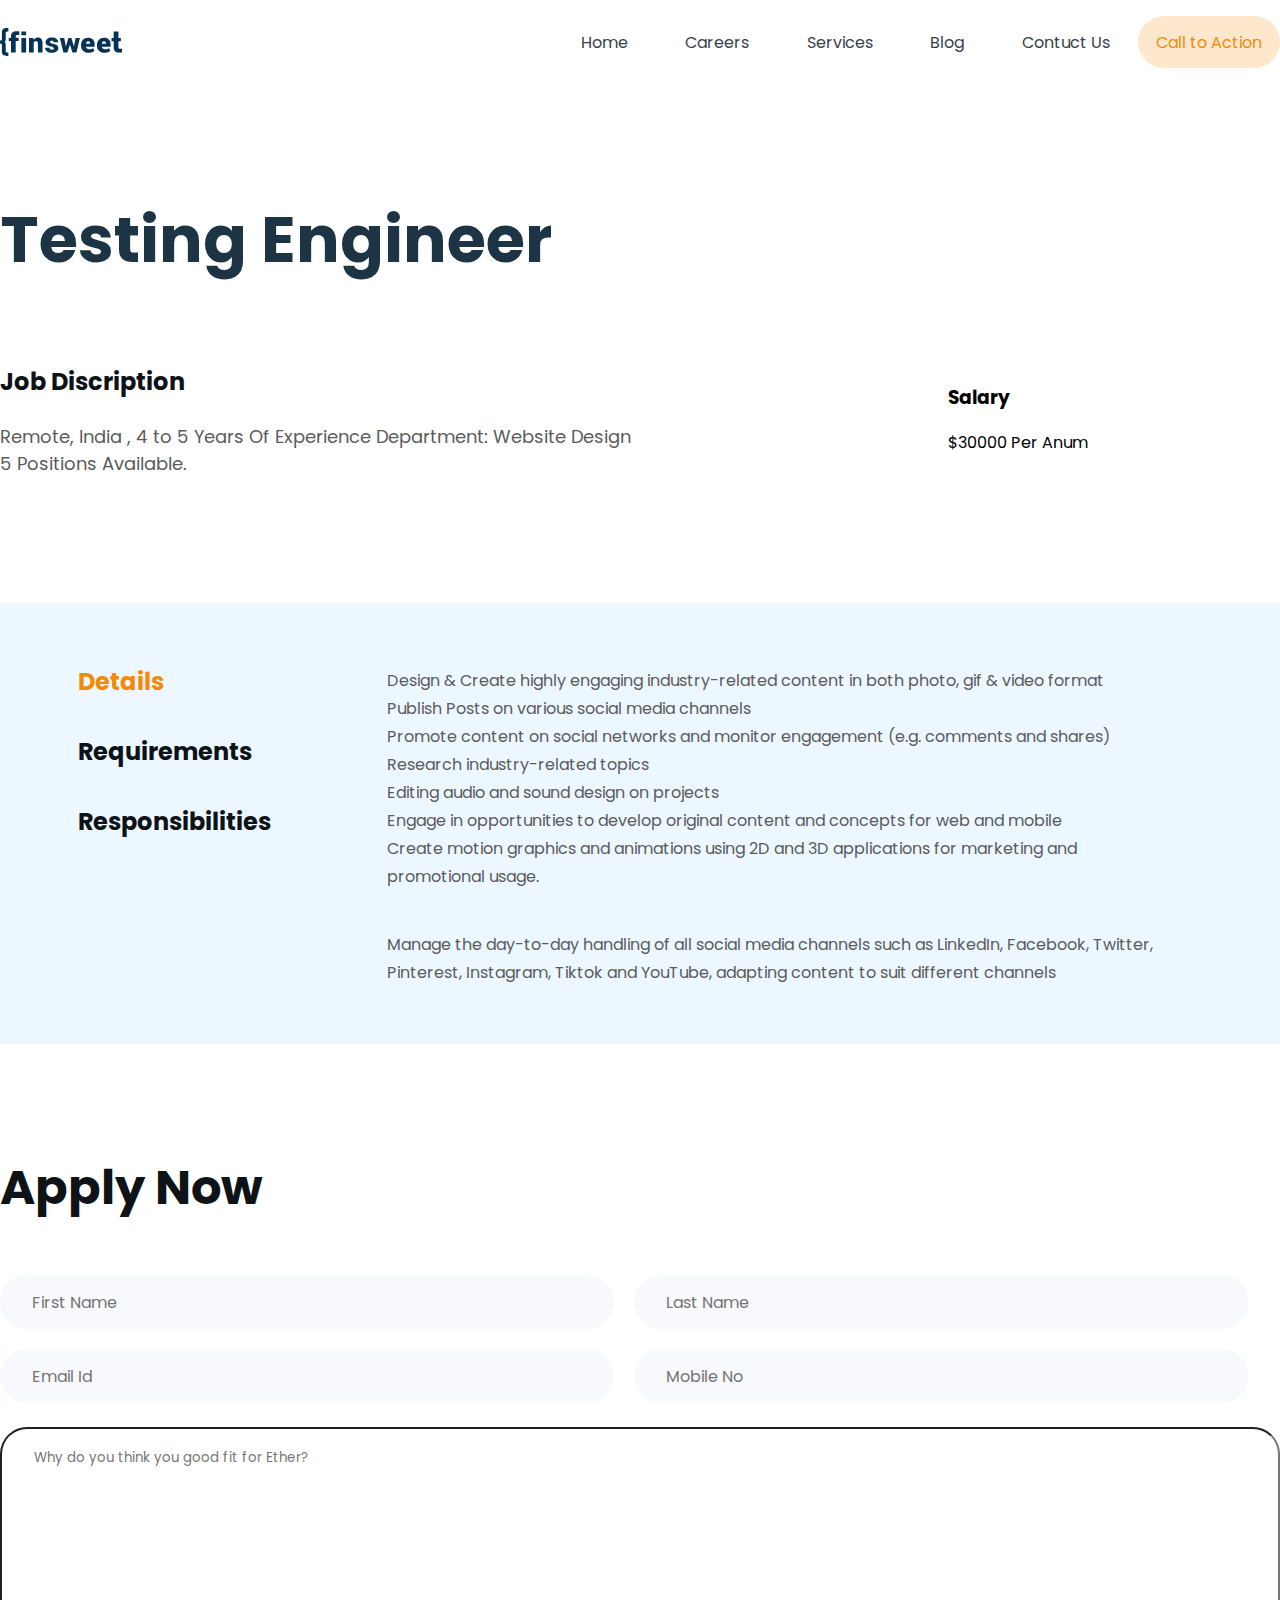
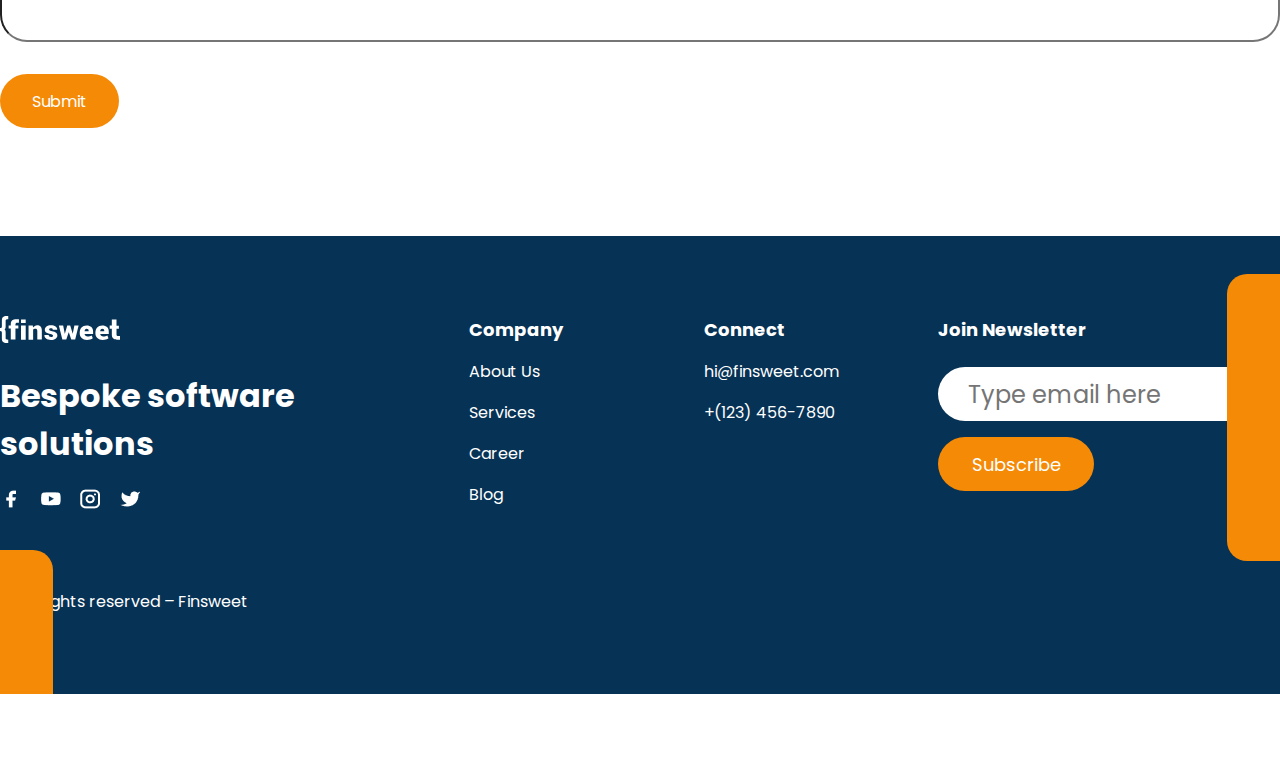
<file: final/careers_inner.html>
<!DOCTYPE html>
<html lang="en">
<head>
    <meta charset="UTF-8">
    <meta http-equiv="X-UA-Compatible" content="IE=edge">
    <meta name="viewport" content="width=device-width, initial-scale=1.0">
    <link rel="stylesheet" href="./styles/careers_inner.css">
    <link rel="stylesheet" href="./styles/global.css">
    <link rel="preconnect" href="https://fonts.googleapis.com">
    <link rel="preconnect" href="https://fonts.gstatic.com" crossorigin>
    <link href="https://fonts.googleapis.com/css2?family=Poppins:ital,wght@0,400;0,500;1,400;1,500&display=swap" rel="stylesheet">
    <title>Careers</title>
</head>
<body>
    <header>
        <nav>
            <div class="logo"><img src="./images/nav-logo.svg"></div>
            <div class="nav_items"> 
                <ul>
                    <li><a href="index.html">Home</a></li>
                    <li><a href="careers.html">Careers</a></li>
                    <li><a href="services.html">Services</a></li>
                    <li><a href="blog.html">Blog</a></li>
                    <li><a href="contuct.html">Contuct Us</a></li>
                </ul>
                <button>Call to Action</button>
            </div>
        </nav>
    </header>
    <div class="bg">
        <h2>Testing Engineer</h2>
        <div class="disc">
            <div class="left">
                <h3>Job Discription</h3>
                <p>Remote, India , 4 to 5 Years Of Experience Department: Website Design 5 Positions Available.</p>
            </div>
            <div class="right">
                <h3>Salary</h3>
                <p>$30000 Per Anum</p>
            </div>
        </div>
    </div>
    <div class="detail bg">
        <div class="left">
            <h3 id="detail">Details</h3>
            <h3>Requirements</h3>
            <h3>Responsibilities</h3>
        </div>
        <div class="right">
            <p>Design & Create highly engaging industry-related content in both photo, gif & video format<br>Publish Posts on various social media channels<br>Promote content on social networks and monitor engagement (e.g. comments and shares)<br>Research industry-related topics<br>Editing audio and sound design on projects<br>Engage in opportunities to develop original content and concepts for web and mobile<br>Create motion graphics and animations using 2D and 3D applications for marketing and promotional usage.</p>
            <p>Manage the day-to-day handling of all social media channels such as LinkedIn, Facebook, Twitter, Pinterest, Instagram, Tiktok and YouTube, adapting content to suit different channels</p>
        </div>
    </div>
    <div class="apply bg">
        <h2>Apply Now</h2>
        <div class="info">
            <input type="text" placeholder="First Name">
            <input type="text" placeholder="Last Name">
            <input type="text" placeholder="Email Id">
            <input type="text" placeholder="Mobile No">
        </div>
        <input id="last" type="text" placeholder="Why do you think you good fit for Ether?">
        <button>Submit</button>
    </div>
    <footer class="footer">
        <div class="bg">
        <div class="column1">
            <img src="./images/footer-logo.svg" class="logo">
            <h1>Bespoke software solutions</h1>
            <div class="icon">
                <img src="./images/facebook.png" alt="">
                <img src="./images/youtube.png" alt="">
                <img src="./images/instagram.png" alt="">
                <img src="./images/twitter.png" alt="">
            </div>
            <p>© All rights reserved – Finsweet</p>
        </div>
        <div class="column2">
            <h2>Company</h2>
            <ul>
                <a href="#"><li>About Us</li></a>
                <a href="#"><li>Services</li></a>
                <a href="#"><li>Career</li></a>
                <a href="#"><li>Blog</li></a>
            </ul>
        </div>
        <div class="column3">
            <h2>Connect</h2>
            <ul>
                <li>hi@finsweet.com</li>
                <li>+(123) 456-7890</li>
            </ul>
        </div>
        <div class="column4">
            <h2>Join Newsletter</h2>
            <input type="text" placeholder="Type email here" id="input">
            <button>Subscribe</button>
        </div>
    </div>
    <div id="box1"></div>
    <div id="box2"></div>
    </footer>
</body>
</html>
</file>
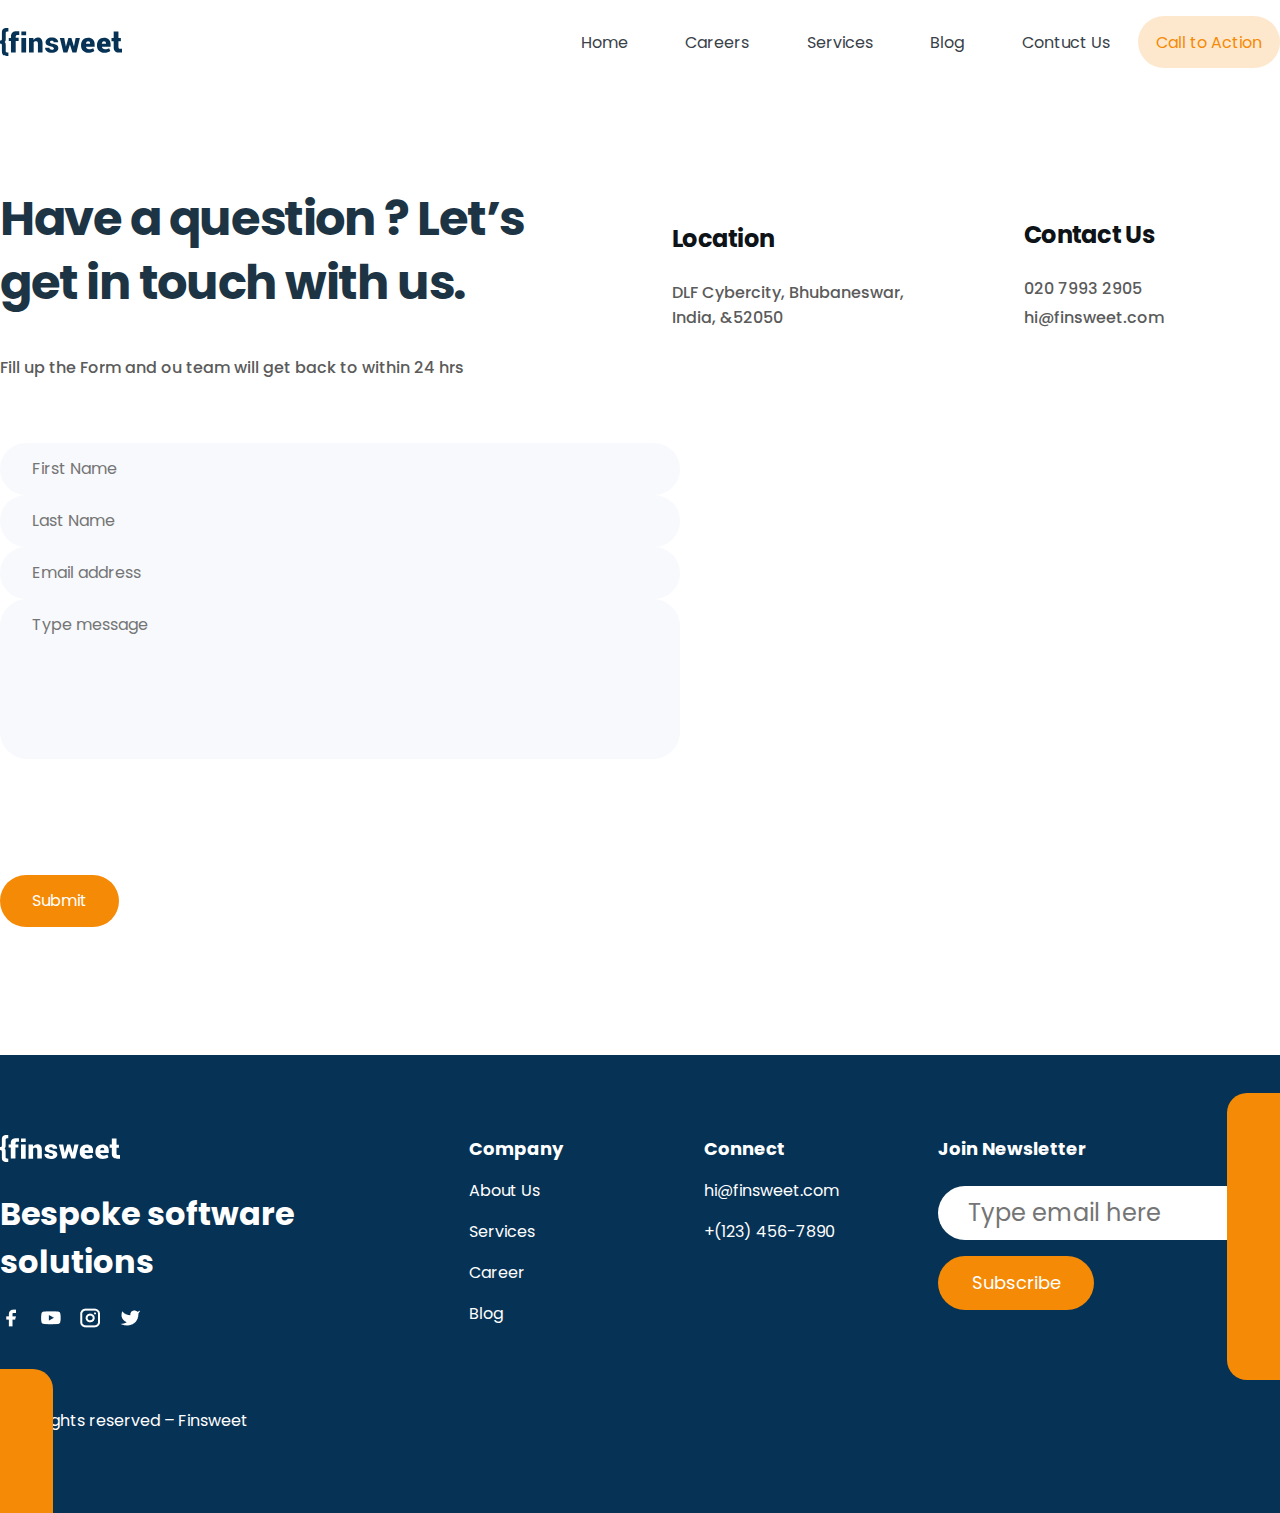
<file: final/contuct.html>
<!DOCTYPE html>
<html lang="en">
<head>
    <meta charset="UTF-8">
    <meta http-equiv="X-UA-Compatible" content="IE=edge">
    <meta name="viewport" content="width=device-width, initial-scale=1.0">
    <link rel="stylesheet" href="./styles/contuct.css">
    <link rel="stylesheet" href="./styles/global.css">
    <link rel="preconnect" href="https://fonts.googleapis.com">
    <link rel="preconnect" href="https://fonts.gstatic.com" crossorigin>
    <link href="https://fonts.googleapis.com/css2?family=Poppins:ital,wght@0,400;0,500;1,400;1,500&display=swap" rel="stylesheet">
    <title>Careers</title>
</head>
<body>
    <header>
        <nav>
            <div class="logo"><img src="./images/nav-logo.svg"></div>
            <div class="nav_items"> 
                <ul>
                    <li><a href="index.html">Home</a></li>
                    <li><a href="careers.html">Careers</a></li>
                    <li><a href="services.html">Services</a></li>
                    <li><a href="blog.html">Blog</a></li>
                    <li><a href="contuct.html">Contuct Us</a></li>
                </ul>
                <button>Call to Action</button>
            </div>
        </nav>
    </header>
    <section class="header bg">
        <div class="left">
            <h2>Have a question ? Let’s get in touch with us.</h2>
            <p>Fill up the Form and ou team will get back to within 24 hrs</p>
        </div>
        <div class="mid">
            <h3>Location</h3>
            <p>DLF Cybercity, Bhubaneswar, India, &52050</p>
        </div>
        <div class="right">
            <h3>Contact Us</h3>
            <p>020 7993 2905</p>
            <p>hi@finsweet.com</p>
        </div>
    </section>
    <section class="last bg">
        <div class="contact">
            <div class="left">
                <input type="text" placeholder="First Name">
                <input type="text" placeholder="Last Name">
                <input type="text" placeholder="Email address">
                <input id="type" type="text" placeholder="Type message">
            </div>
            <div class="right">
                <div class="mapouter"><div class="gmap_canvas"><iframe class="gmap_iframe" frameborder="0" scrolling="no" marginheight="0" marginwidth="0" src="https://maps.google.com/maps?width=600&amp;height=400&amp;hl=en&amp;q=DLF Cybercity, Bhubaneswar, India, &52050&amp;t=&amp;z=15&amp;ie=UTF8&amp;iwloc=B&amp;output=embed"></iframe><a href="https://piratebay-proxys.com/">Pirate proxy</a></div><style>.mapouter{position:relative;text-align:right;width:600px;height:400px;}.gmap_canvas {overflow:hidden;background:none!important;width:600px;height:400px;}.gmap_iframe {width:600px!important;height:400px!important;}</style></div>
            </div>
        </div>
        <button>Submit</button>
    </section>
    
    <footer class="footer">
        <div class="bg">
        <div class="column1">
            <img src="./images/footer-logo.svg" class="logo">
            <h1>Bespoke software solutions</h1>
            <div class="icon">
                <img src="./images/facebook.png" alt="">
                <img src="./images/youtube.png" alt="">
                <img src="./images/instagram.png" alt="">
                <img src="./images/twitter.png" alt="">
            </div>
            <p>© All rights reserved – Finsweet</p>
        </div>
        <div class="column2">
            <h2>Company</h2>
            <ul>
                <a href="#"><li>About Us</li></a>
                <a href="#"><li>Services</li></a>
                <a href="#"><li>Career</li></a>
                <a href="#"><li>Blog</li></a>
            </ul>
        </div>
        <div class="column3">
            <h2>Connect</h2>
            <ul>
                <li>hi@finsweet.com</li>
                <li>+(123) 456-7890</li>
            </ul>
        </div>
        <div class="column4">
            <h2>Join Newsletter</h2>
            <input type="text" placeholder="Type email here" id="input">
            <button>Subscribe</button>
        </div>
    </div>
    <div id="box1"></div>
    <div id="box2"></div>
    </footer>
</body>
</html>
</file>
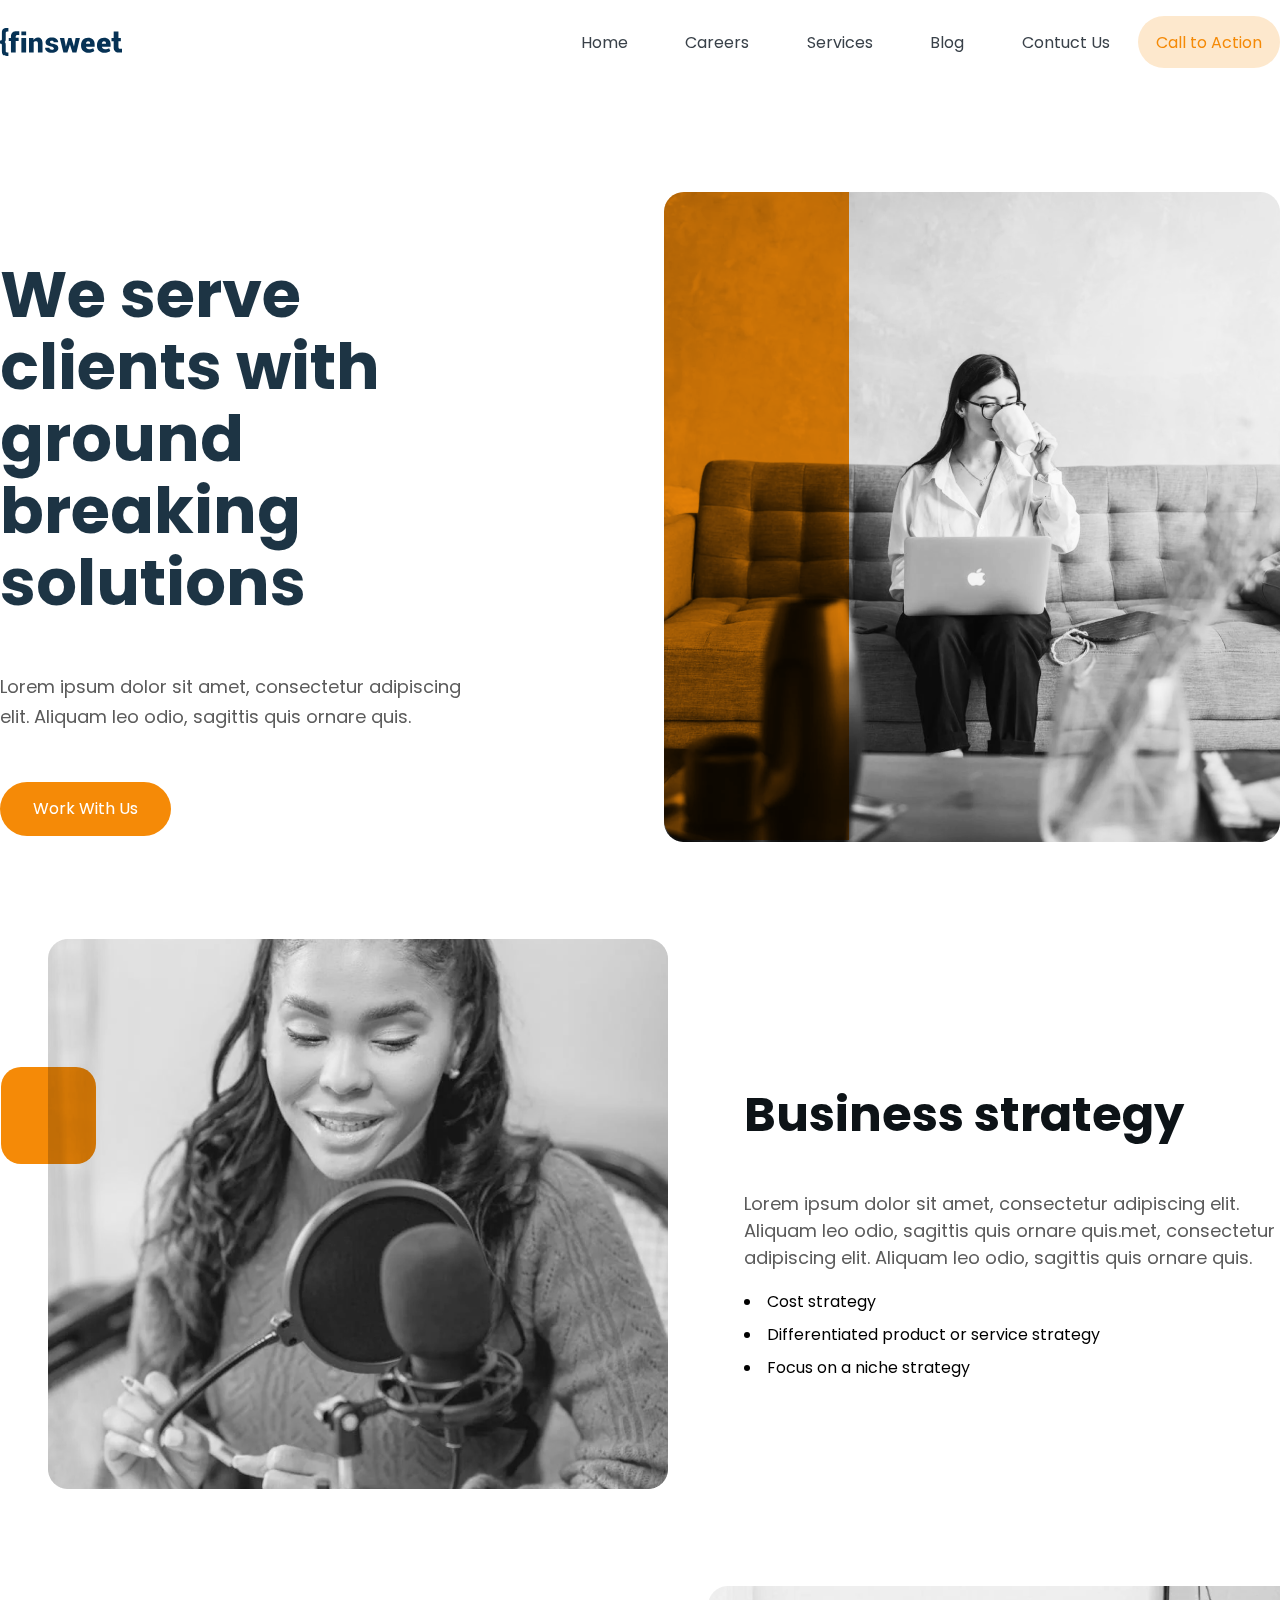
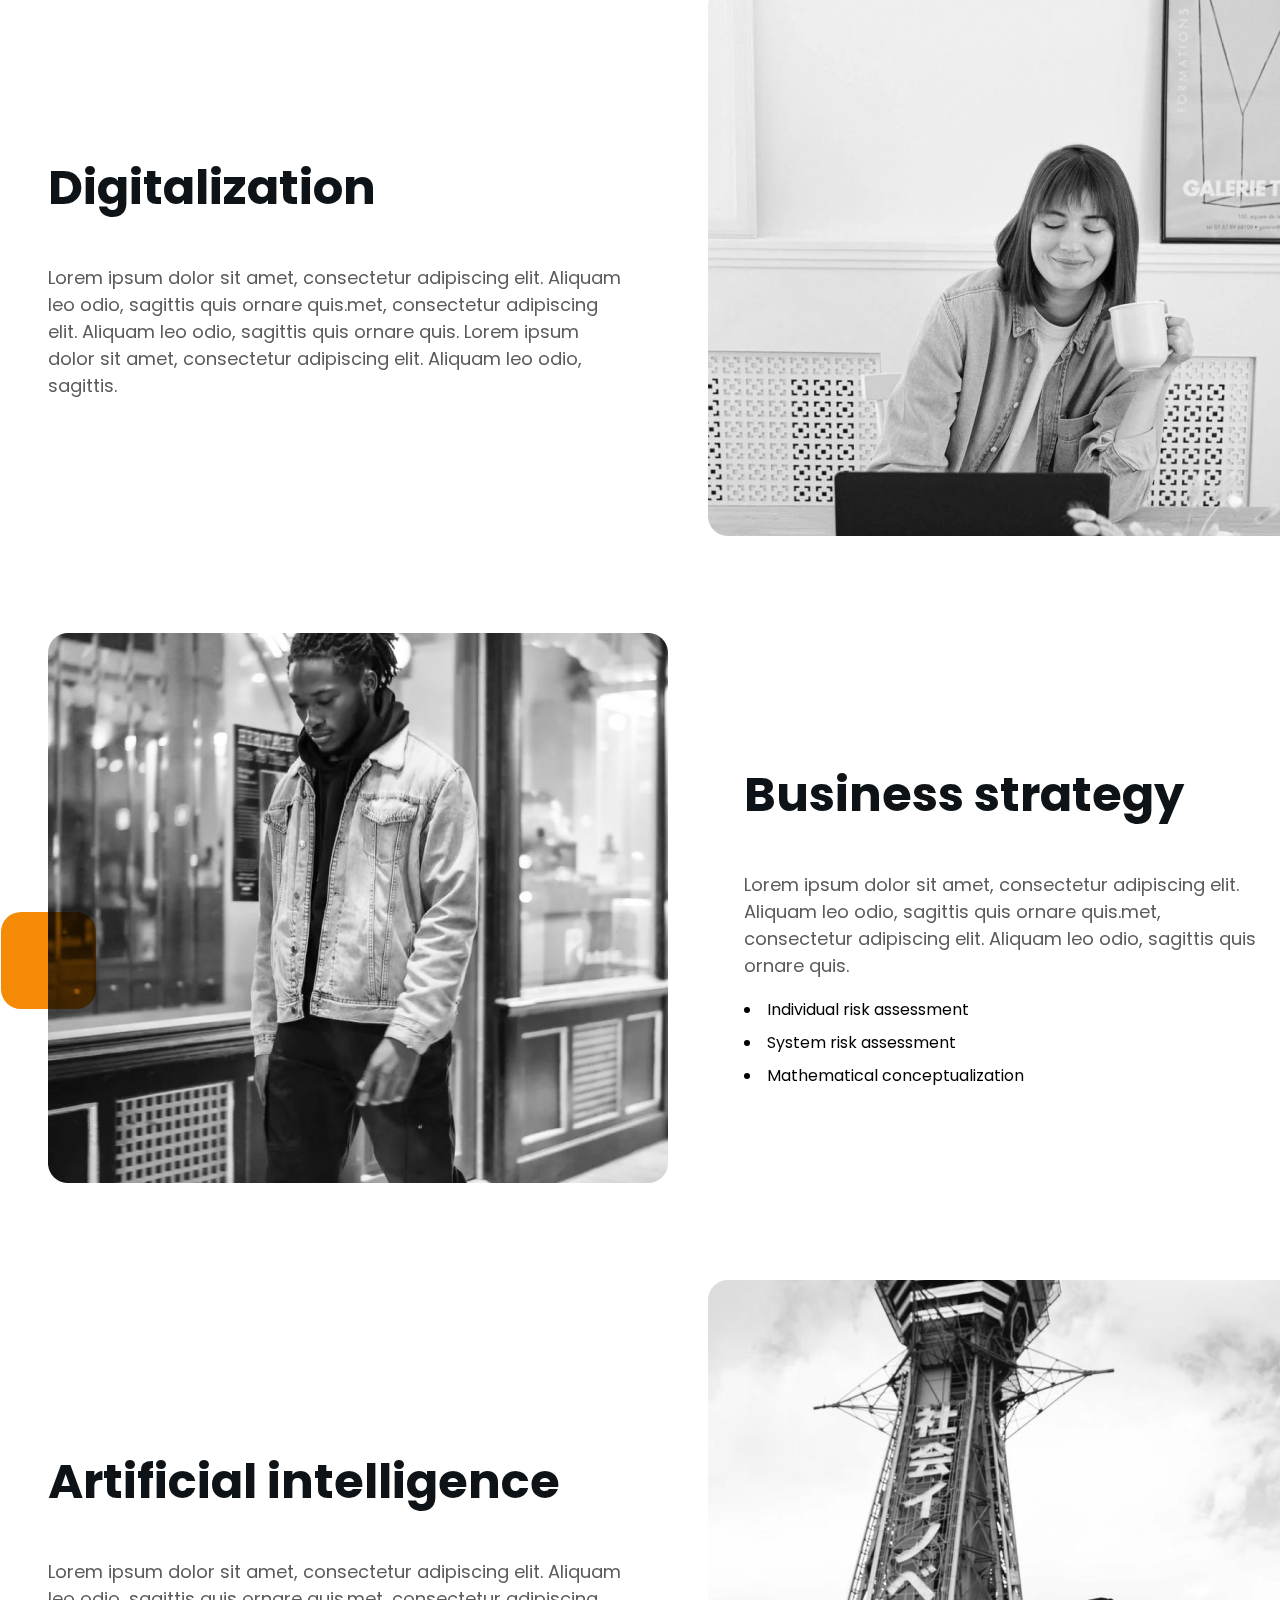
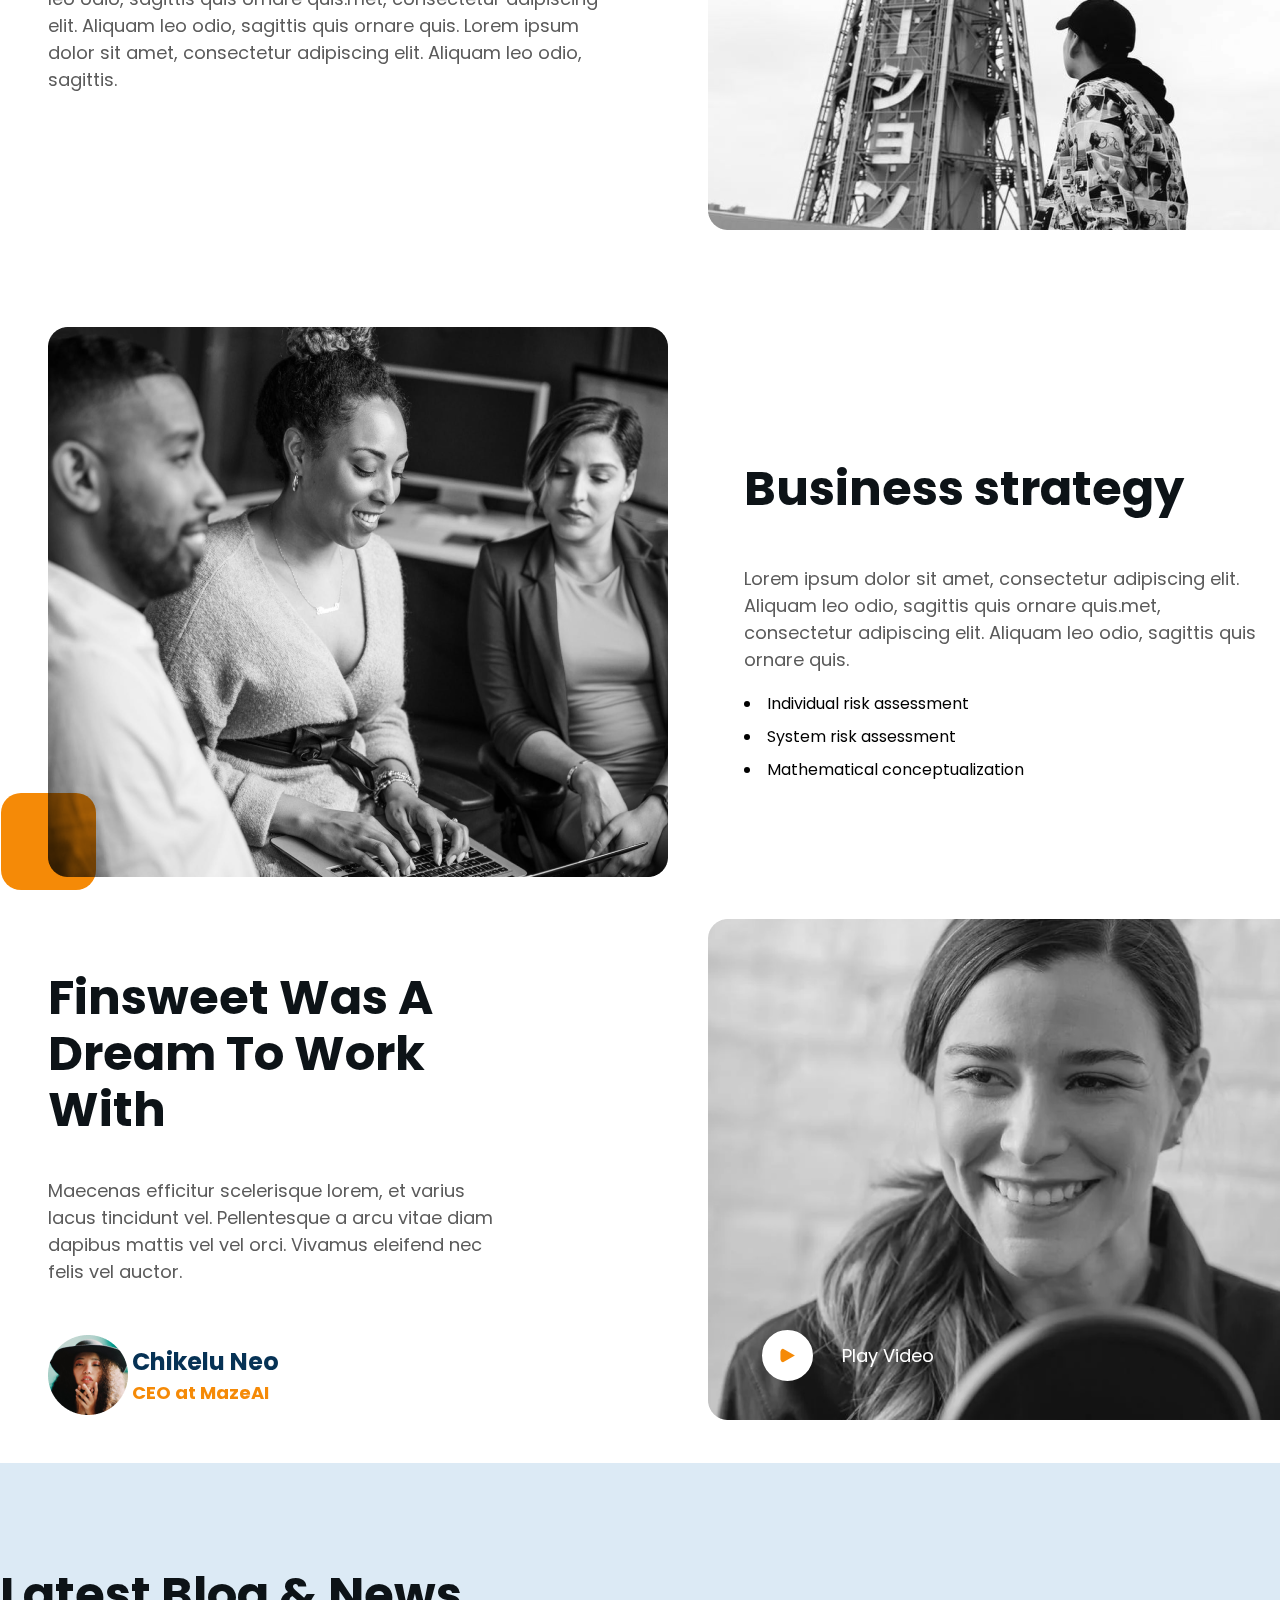
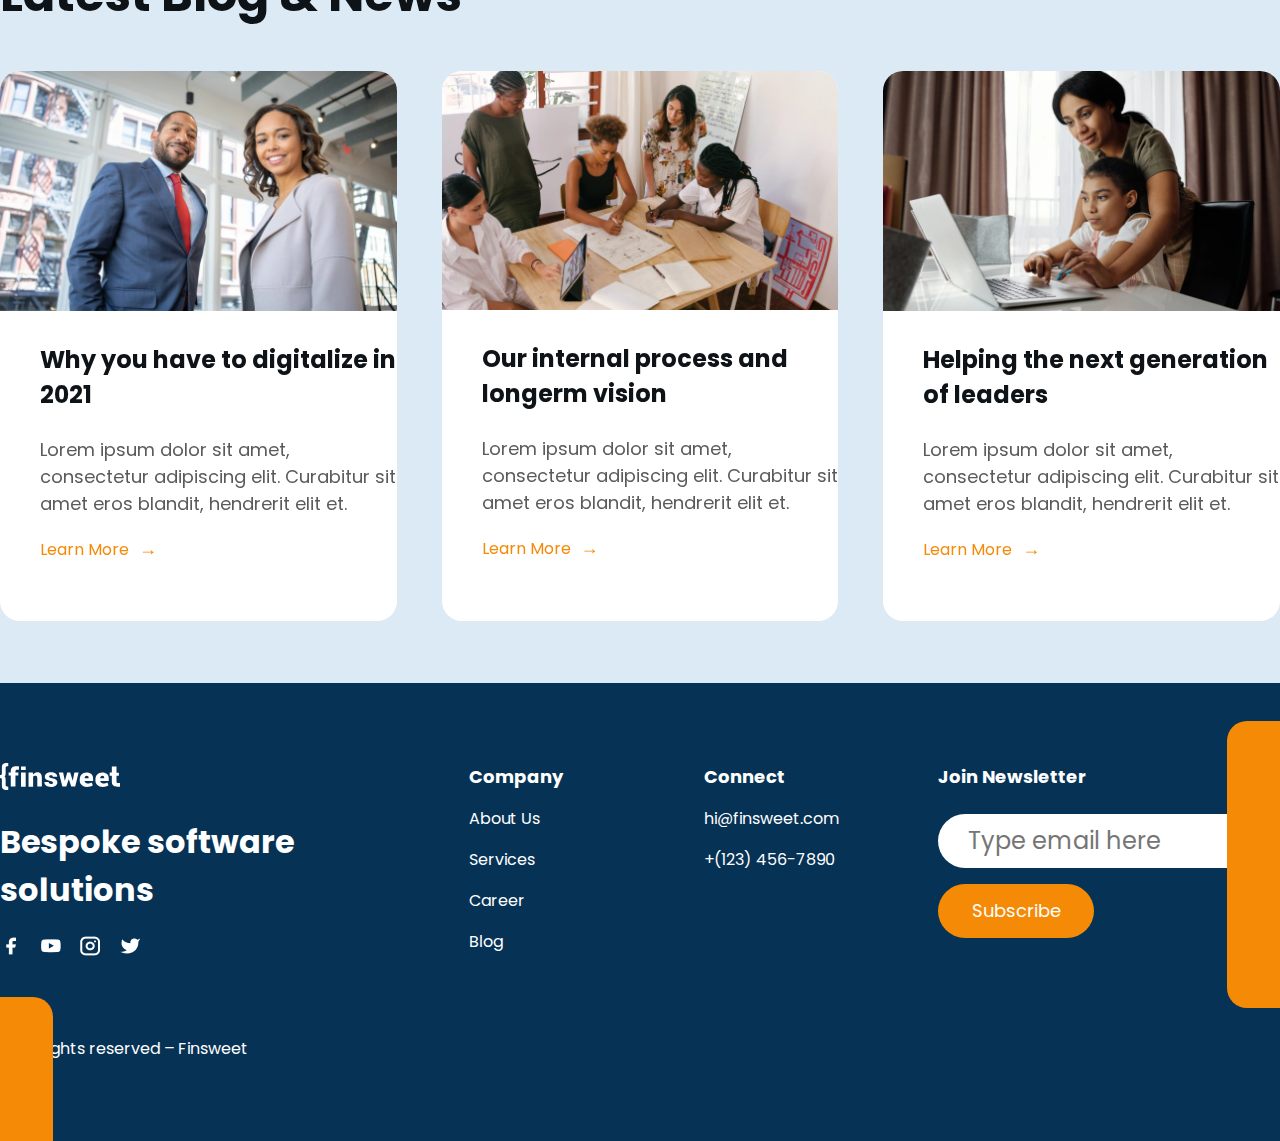
<file: final/services.html>
<!DOCTYPE html>
<html lang="en">
<head>
    <meta charset="UTF-8">
    <meta http-equiv="X-UA-Compatible" content="IE=edge">
    <meta name="viewport" content="width=device-width, initial-scale=1.0">
    <link rel="stylesheet" href="./styles/services.css">
    <link rel="stylesheet" href="./styles/global.css">
    <link rel="preconnect" href="https://fonts.googleapis.com">
    <link rel="preconnect" href="https://fonts.gstatic.com" crossorigin>
    <link href="https://fonts.googleapis.com/css2?family=Poppins:ital,wght@0,400;0,500;1,400;1,500&display=swap" rel="stylesheet">
    <title>Services</title>
</head>
<body>
    <header>
        <nav>
            <div class="logo"><img src="./images/nav-logo.svg"></div>
            <div class="nav_items"> 
                <ul>
                    <li><a href="index.html">Home</a></li>
                    <li><a href="careers.html">Careers</a></li>
                    <li><a href="services.html">Services</a></li>
                    <li><a href="blog.html">Blog</a></li>
                    <li><a href="contuct.html">Contuct Us</a></li>
                </ul>
                <button>Call to Action</button>
            </div>
        </nav>
    </header>
    <section class="header">
        <div class="bg">
            <div class="text">
                <h2>We serve clients with ground breaking solutions</h2>
                <p>Lorem ipsum dolor sit amet, consectetur adipiscing elit. Aliquam leo odio, sagittis quis ornare quis.</p>
                <button>Work With Us</button>
            </div>
            <div class="image">
                <img src="./images/services/drink.png" alt="">
                <div class="color"></div>
            </div>
        </div>
    </section>
    <div class="sections">
    <section class="feature">
        <div class="orange1 orange"></div>
        <div class="orange2 orange"></div>
        <div class="orange3 orange"></div>
        <div class="orange4 orange"></div>
        <div class="orange5 orange"></div>
        <div class="bg">
            <div class="feature1 zai">
                <div class="image">
                    <img src="./images/services/sing.png" alt="">
                </div>
                <div class="text">
                    <h2>Business strategy</h2>
                    <p>Lorem ipsum dolor sit amet, consectetur adipiscing elit. Aliquam leo odio, sagittis quis ornare quis.met, consectetur adipiscing elit. Aliquam leo odio, sagittis quis ornare quis.</p>
                    <ul>
                        <li>Cost strategy</li>
                        <li>Differentiated product or service strategy</li>
                        <li>Focus on a niche strategy</li>
                    </ul>
                    
                </div>
            </div>
            <div class="feature2 zai">
                    <div class="text">
                        <h2>Digitalization</h2>
                        <p>Lorem ipsum dolor sit amet, consectetur adipiscing elit. Aliquam leo odio, sagittis quis ornare quis.met, consectetur adipiscing elit. Aliquam leo odio, sagittis quis ornare quis. Lorem ipsum dolor sit amet, consectetur adipiscing elit. Aliquam leo odio, sagittis.</p>
                    </div>
                    <div class="image">
                        <img src="./images/services/drink2.png" alt="">
                        <div class="color"></div>
                    </div>
            </div>
            <div class="feature3 zai">
                <div class="image">
                    <img src="./images/services/walk.png" alt="">
                </div>
                <div class="text">
                    <h2>Business strategy</h2>
                    <p>Lorem ipsum dolor sit amet, consectetur adipiscing elit. Aliquam leo odio, sagittis quis ornare quis.met, consectetur adipiscing elit. Aliquam leo odio, sagittis quis ornare quis.</p>
                    <ul>
                        <li>Individual risk assessment</li>
                        <li>System risk assessment</li>
                        <li>Mathematical conceptualization</li>
                    </ul>
                    
                </div>
            </div>
            <div class="feature4 zai">
                <div class="text">
                    <h2>Artificial intelligence</h2>
                    <p>Lorem ipsum dolor sit amet, consectetur adipiscing elit. Aliquam leo odio, sagittis quis ornare quis.met, consectetur adipiscing elit. Aliquam leo odio, sagittis quis ornare quis. Lorem ipsum dolor sit amet, consectetur adipiscing elit. Aliquam leo odio, sagittis.</p>
                </div>
                <div class="image">
                    <img src="./images/services/artif.png" alt="">
                    <div class="color"></div>
                </div>
            </div>
            <div class="feature5 zai">
                <div class="image">
                    <img src="./images/services/contract.png" alt="">
                </div>
                <div class="text">
                    <h2>Business strategy</h2>
                    <p>Lorem ipsum dolor sit amet, consectetur adipiscing elit. Aliquam leo odio, sagittis quis ornare quis.met, consectetur adipiscing elit. Aliquam leo odio, sagittis quis ornare quis.</p>
                    <ul>
                        <li>Individual risk assessment</li>
                        <li>System risk assessment</li>
                        <li>Mathematical conceptualization</li>
                    </ul>
                    
                </div>
            </div>
        </div>
    </section>
    <section class="seven">
        <div class="bg">
            <div class="left">
                <h2>Finsweet Was A Dream To Work With</h2>
                <p>Maecenas efficitur scelerisque lorem, et varius lacus tincidunt vel. Pellentesque a arcu vitae diam dapibus mattis vel vel orci. Vivamus eleifend nec felis vel auctor.</p>
                <div class="profile">
                    <img src="./images/Imageprofile.png" alt="">
                    <div>
                    <h3>Chikelu Neo</h3>
                    <h4>CEO at MazeAI</h4>
                    </div>
                </div>
            </div>
            <div class="right">
                <img src="./images/video-image.png" alt="">
                <a href="#"><div class="play">
                    <img src="./images/play-icon.svg" alt="">
                    <p>Play Video</p>
                </div></a>
            </div>
        </div>
    </section>
    </div>
    <section class="eight">
        <div class="bg">
            <h2>Latest Blog & News</h2>
            <div class="content">
                <div class="blog">
                    <img src="./images/post1.png" alt="">
                    <h3>Why you have to digitalize in 2021</h3>
                    <p>Lorem ipsum dolor sit amet, consectetur adipiscing elit. Curabitur sit amet eros blandit, hendrerit elit et.</p>
                    <a href="">Learn More</a>
                </div>
                <div class="blog">
                    <img src="./images/post-2.png" alt="">
                    <h3>Our internal process and longerm vision</h3>
                    <p>Lorem ipsum dolor sit amet, consectetur adipiscing elit. Curabitur sit amet eros blandit, hendrerit elit et.</p>
                    <a href="">Learn More</a>
                </div>
                <div class="blog">
                    <img src="./images/post-3.png" alt="">
                    <h3>Helping the next generation of leaders</h3>
                    <p>Lorem ipsum dolor sit amet, consectetur adipiscing elit. Curabitur sit amet eros blandit, hendrerit elit et.</p>
                    <a href="">Learn More</a>
                </div>
            </div>
        </div>
    </section>
    <footer class="footer">
        <div class="bg">
        <div class="column1">
            <img src="./images/footer-logo.svg" class="logo">
            <h1>Bespoke software solutions</h1>
            <div class="icon">
                <img src="./images/facebook.png" alt="">
                <img src="./images/youtube.png" alt="">
                <img src="./images/instagram.png" alt="">
                <img src="./images/twitter.png" alt="">
            </div>
            <p>© All rights reserved – Finsweet</p>
        </div>
        <div class="column2">
            <h2>Company</h2>
            <ul>
                <a href="#"><li>About Us</li></a>
                <a href="#"><li>Services</li></a>
                <a href="#"><li>Career</li></a>
                <a href="#"><li>Blog</li></a>
            </ul>
        </div>
        <div class="column3">
            <h2>Connect</h2>
            <ul>
                <li>hi@finsweet.com</li>
                <li>+(123) 456-7890</li>
            </ul>
        </div>
        <div class="column4">
            <h2>Join Newsletter</h2>
            <input type="text" placeholder="Type email here" id="input">
            <button>Subscribe</button>
        </div>
    </div>
    <div id="box1"></div>
    <div id="box2"></div>
    </footer>
</body>
</html>
</file>
<file: final/styles/style.css>
/*
 end nav duusjiinaaaaaaaaa
*/
.bg{
    width: 100%;
    margin: auto;
    max-width: 1280px;
}

.one {
    background: #DCEAF5;
    width: 100%;
}
.one .bg{
    display: flex;
    justify-content: space-between;
    height: 710px;
    padding: 0px;
    margin: auto;
    align-items: center;
}
.one img {
    width: 730px;
    margin-bottom: -80px;
}
.one .content {
    justify-content: center;
    margin: 0;
}
.one h2 {
    font-size: 64px;
    color: #1D3444;
    margin: 0;
    width: 120%;
}
.one p{
    color: #5B5B5B;
    font-size: 18px;
    margin: 0;
}
#button1{
    width: 199px;
    height: 54px;
    color: white;
    background: #F58A07;
    border-radius: 27px;
    text-align: center;
    padding-top: 15px;
}
#button2{
    color: #1D3444;
    padding-top: 15px;
}
#button {
    display: flex;
    width: 60%;
    margin: 50px 0;
    justify-content: space-between;  
}
.one h4 {
    color: rgba(57, 65, 73, 0.5);
    font-size: 18px;
    font-family: "poppins";
    font-weight: 600px;
    margin-bottom: 0;
}
.one .logo {
    margin: 0;
    width: 70%;
    display: flex;
    justify-content: space-between;
}
.one .logo img {
    display: flex;
    width: 25%;
}
/* First section ends here
*/

.two {
    height: 740px;
    margin: 96px auto;
    width: 100%;
}
.two-content {
    width: 100%;
    display: flex;
    justify-content: space-between;
}
.two-content .post {
    width: 29%;
}
.two .text {
    width: 50%;
}
.text h2 {
    color: #1D3444;
    font-size: 45px;
}
.text p {
    color: #5B5B5B;
    font-size: 18px;
    margin: 40px 0px;
}
.two-content h3{
    color: #0D1317;
    font-size: 24px;
    width: 60%;
}
.two-content p{
    color: #5B5B5B;
    font-size: 16px;   
    width: 80%;
}
.two-content a {
    color: #F58A07;
    font-size: 16px;
}
.two-content a::after {
    width: 22px;
    height: 10px;
    margin-left: 8px;
    content: "\2192";
}
.two-content img {
    border-radius: 20px;
    width: 400px;
}
/* ---------------Section two ends here---------------
*/
.three {
    background-color: #EDF7FF;
    height: 765px;
}
.three .bg{
    width: 100%;
    max-width: 1400px;
    justify-content: space-between;
    height: 665px;
    padding: 0px 0px;
    margin: auto;
    align-items: center;
}
.three .text{
    display: flex;
    margin: 96px auto;
    padding-top: 96px;
}
.three-content {
    display: flex;
    width: 100%;
    justify-content: space-between;
}
.three h2 {
    color: #0D1317;
    font-size: 36px;
}
.three .text p {
    color: #1D3444;
    font-size: 18px;
}
.three-content .box{
    background-color: white;
    width: 30%;
    height: 277px;
    border-radius: 20px;
    padding: 40px;
}
/* --------------Feature section ends here--------------
*/
.four {
    height: 667px;
    margin: 96px auto;
}
.four .bg{
    display: flex;
    width: 100%;
    max-width: 1400px;
    justify-content: space-between;
    height: 665px;
    margin: auto;

}
.four-content {
    display: flex;
    justify-content: space-between;
}
.four h2 {
    color: #0D1317;
    font-size: 48px;
    width: 100%;
}
.four p {
    color: #5B5B5B;
    font-size: 18px;
    width: 90%;
}
.four-content h2 {
    color: #F58A07;
    font-size: 36px;
}
.four-content h3 {
    color: #0D1317;
    font-size: 24px;
}
.four-content p {
    color: #5B5B5B;
    font-size: 16px;
    width: 90%;
}
.four .image {
    position: relative;
    width: 45%;
    height: 100%;
}
.four img {
    border-radius: 20px;
}
.four .color {
    top: 0;
    left: 0;
    position: absolute;
    background: #F58A07;
    width: 25%;
    height: 100%;
    mix-blend-mode: multiply;
    border-radius: 20px 0 0 20px;
}
/* -----------------About section ends here-----------------
*/
.five {
    height: 667px;
    margin: 96px auto;
}
.five .bg{
    width: 90%;
    max-width: 1400px;
    justify-content: space-between;
    height: 700px;
    padding: 0px 0px;
    margin: auto;
    align-items: center;
    background-color: #EDF7FF;
    border-radius: 20px;
}
.five .hader{
    position: relative;
    display: flex;
    width: 100%;
    max-width: 1400px;
    justify-content: space-between;
    align-items: center;
    height: 178px;
    margin: auto;

}
.hader button{
    border: none;
    background-color: #EDF7FF;

}
.hader .button {
    display: flex;
    width: 50%;
    justify-content: space-around;
    padding: 10px 20px;
}
.hader #click1 {
    padding: 10px 20px;
    width: 194px;
    height: 40px;
    color: #F58A07;
    background-color: white;
    text-align: center;
    border-radius: 20px;
}
.hader #click2 {
    padding: 10px 20px;
    text-align: center;
    vertical-align: middle;
    color: #A8BCCC;
    border: 1px solid #A8BCCC;
    border-radius: 20px;
}
.five .content {
    display: flex;
    justify-content: space-around;
}
.five .left {
    width: 50%;
}
.hader img {
    position: absolute;
    top: -15px;
    right: -15px;
}
.five h2{
    color: #0D1317;
    font-size: 48px;
    line-height: 56px;
    margin: 0;
    width: 80%;
}
.five p{
    color: #5B5B5B;
    font-size: 18px;
    width: 90%;
    margin-bottom: 50px;
}
.five .content a{
    color: #F58A07;
    font-size: 16px;
}
.five .image {
    position: relative;
}
.five .image img {
    border-radius: 20px;
}
.five .color {
    top: 0;
    left: 0;
    position: absolute;
    background: #F58A07;
    width: 25%;
    height: 98.5%;
    mix-blend-mode: multiply;
    border-radius: 20px 0 0 20px;
}
.five .content a::after{
    content: "\2192";
    color: #F58A07;
    font-size: 20px;
    padding-left: 10px;
}
/* -------------------Six section ends here -------------------
*/
.six {
    width: 100%;
    margin: 128px 0;
}
.full {
    width: 100%;
    display: flex;
    justify-content: space-between;
}
.six .left img{
    width: 50vw;
    height: 517px;

}
.six .right{
    background-color: #F58A07;
    width: 100%;
    padding: 3% 0 0 6%;
    height: 517px;
}
.six h2 {
    width: 60%;
    color: white;
    font-size: 48px;
}
.six button {
    background-color: white;
    color: #F58A07;
    border-radius: 31px;
    border: none;
    width: 216px;
    height: 56px;
}
/* ends here ------------------------------
*/
.seven .bg{
    width: 100%;
    max-width: 1400px;
    display: flex;
    justify-content: space-between;
    height: 501px;
    align-items: center;
}
.seven h2{
    color: #0D1317;
    font-size: 48px;
    width: 75%;
    line-height: 56px;
}
.seven .left p{
    color: #5B5B5B;
    font-size: 18px;
    width: 70%;
}
.seven .left .profile {
    display: flex;
    justify-content: space-between;
    width: 35%;
    margin-top: 50px;
    align-items: center;
}
.profile img {
    width: 80px;
    height: 80px;
}
.profile h3{
    color: #063255;
    font-size: 24px;
    margin: 0;
}
.profile h4{
    color: #F58A07;
    font-size: 18px;
    margin: 0;
}
.seven .play {
    display: flex;
    justify-content: space-around;
    align-items: center;
    width: 200px;
}
.play img{
    
    border: 17px solid white;
    background-color: white;
    border-radius: 50%;
    width: 51px;
    height: 51px;
} 
.seven .right {
    position: relative;
}
.play p{
    color: white;
    font-size: 18px;
}
.play {
    position: absolute;
    bottom: 40px;
    left: 40px;
}
/* -------------- 7 section ends here------------- 
*/
.eight{
    width: 100%;
    height: 820px;
    background-color: #DCEAF5;
}
.eight h2{
    color: #0D1317;
    font-size: 48px;
    padding-top: 96px;
}
.eight .content {
    display: flex;
    justify-content: space-between;
    width: 100%;
}
.eight .blog {
    width: 31%;
    background-color: white;
    border-radius: 20px;
    height: 550px;
    
}
.blog img {
    width: 100%;
    border-radius: 20px 20px 0 0;
}
.blog h3{
    margin-left: 40px;
    color: #0D1317;
    font-size: 24px;
    width: 90%;
}
.blog p{
    margin-left: 40px;
    color: #5B5B5B;
    font-size: 18px;
    width: 90%;
}
.blog a{
    margin-left: 40px;
    color: #F58A07;
    font-size: 16px;
    width: 90%;
}
.blog a::after{
    content: "\2192";
    color: #F58A07;
    font-size: 18px;
    width: 90%;
    margin-left: 10px;
}
/* ------------------------- footer starts from here
*/
footer {
    position: relative;
    color: white;
    margin: 0;
    background-color: #063255;
}
footer .bg{
    width: 100%;
    display: flex;
    padding-top: 80px;
}
footer h1{
    width: 80%;
}
footer .column1{
    width: 40%;
}
footer .column2, footer .column3{
    width: 20%;
}
footer .column1 .logo{
    width: 120px;
    height: 27px;
}
footer .icon {
    width: 30%;
    display: flex;
    justify-content: space-between;
}
footer p{
    width: 100%;
    margin: 80px 0;
}
footer .column2 h2 {
    margin: 0;
    font-size: 18px;
}
footer .column3 h2 {
    margin: 0;
    font-size: 18px;
}
footer .column4 h2 {
    margin: 0;
    font-size: 18px;
}
footer a{
    color: white;
}
footer ul{
    list-style-type: none;
    padding: 0;
}
footer li {
    padding-bottom: 16px;
    font-size: 16px;
}
#input {
    margin-top: 24px;
    display: block;
    width: 342px;
    height: 54px;
    border-radius: 31px;
    border: none;
    color: black;
    font-size: 24px;
    padding-left: 30px;
}
footer button {
    font-size: 18px;
    color: white;
    margin-top: 16px;
    background-color: #F58A07;
    width: 156px;
    height: 54px;
    border-radius: 31px;
    border: none;
    box-shadow: -1px 0 1 1px black;
}
#box1{
    position: absolute;
    width: 53px;
    height: 144px;
    background-color: #F58A07;
    border-radius: 0 20px 0 0;
    bottom: 0;
    left: 0px;
}
#box2{
    position: absolute;
    width: 53px;
    height: 287px;
    background-color: #F58A07;
    border-radius: 20px 0 0 20px;
    top: 38px;
    right: 0px;
}
</file>
<file: final/styles/global.css>
*{
    font-family: 'Poppins', sans-serif;
    box-sizing: border-box;
}
a{
    text-decoration: none;
}
body{
    margin: 0;
    width: 100%;
}
header {
    width: 100%;
    height: 84px;
}
nav{
    display: flex;
    width: 100%;
    max-width: 1280px;
    margin: auto;
    justify-content: space-between;
    align-items: center;
    height: 84px;
}
header .logo img{
    display: flex;
    width: 122px;
    height: 28px;
}
nav .nav_items {
    display: flex;
    width: 60%;
    justify-content: space-around;
    align-items: center;
}
.nav_items a {
    color: #394149;
}
header ul{
    display: flex;
    justify-content: space-around;
    width: 100%;
}
header li {
    font-size: 16px;
    display: flex;
    justify-content: space-between;
}
.nav_items button{
    font-size: 16px;
    width: 173px;
    height: 52px;
    color: #F58A07; 
    background: rgba(245, 138, 7, 0.2);
    border-radius: 31px;    
    border: none;
}
</file>
<file: final/styles/blog.css>
*{
    font-family: 'Poppins', sans-serif;
    box-sizing: border-box;
}
a{
    text-decoration: none;
}
body{
    margin: 0;
    width: 100%;
}
header {
    width: 100%;
    height: 84px;
}
nav{
    display: flex;
    width: 100%;
    max-width: 1280px;
    margin: auto;
    justify-content: space-between;
    align-items: center;
    height: 84px;
}
header .logo img{
    display: flex;
    width: 122px;
    height: 28px;
}
.nav_items {
    display: flex;
    width: 60%;
    justify-content: space-around;
    align-items: center;
}
.nav_items a {
    color: #394149;
}
header ul{
    display: flex;
    justify-content: space-around;
    width: 100%;
}
header li {
    font-size: 16px;
    display: flex;
    justify-content: space-between;
}
.nav_items button{
    font-size: 16px;
    width: 173px;
    height: 52px;
    color: #F58A07; 
    background: rgba(245, 138, 7, 0.2);
    border-radius: 31px;    
    border: none;
}
/*
 end nav duusjiinaaaaaaaaa
*/
.bg {
    width: 100%;
    max-width: 1280px;
    margin: auto;
}
.zai {
    margin-bottom: 38px;
    margin-top: 90px;
}
.header{
    margin-top: 0px;
    background-color: #DCEAF5;
    height: 750px;
}
.header .bg {
    padding-top: 128px;
    display: flex;
    align-items: center;
}
.header .text {
    width: 60%;
}
.author .post_icon{
    display: flex;
    align-items: center;
    width: 250px;
}
.header .author {
    display: flex;
    width: 80%;
    justify-content: space-between;
    align-items: center;
}
.author img {
    width: 32px;
    height: 32px;
}
.post_icon p {
    color: #394149;
    font: 16px;
    font-style: normal;
    margin-left: 8px;
}
.author p {
    color: #394149;
    font: 16px;
    font-style: normal;
}
.header h2{
    color: #1D3444;
    font-size: 64px;
    width: 80%;
    line-height: 72px;
    margin: 0;
}
.header p{
    color: #5B5B5B;
    font-size: 18px;
    width: 85%;
    line-height: 30px;
    margin: 24px 0;
}
.header a{
    color: #F58A07;
    font-size: 16px;
}
.header a::after{
    content: "\2192";
    font-size: 20px;
    margin-left: 8px;
}
.header img {
    border-radius: 20px;
}
.header .color {
    position: absolute;
    top: 0;
    left: 0;
    width: 30%;
    height: 98.7%;
    background-color: #F58A07;
    mix-blend-mode: multiply;
    border-radius: 20px 0 0 20px;
}
/*---------- Header ends here ----------
*/

/* -------------- 7 section ends here------------- 
*/
.eight{
    width: 100%;
    margin: 128px 0px;
}
.eight h2{
    color: #0D1317;
    font-size: 48px;
    margin-bottom: 64px;
}
.eight .content {
    display: flex;
    justify-content: space-between;
    width: 100%;
    flex-wrap: wrap;
}
.eight .blog {
    width: 400px;
    height: 510px;
    background-color: #EDF7FF;
    border-radius: 20px;
    height: 550px;
    margin-top: 40px;
}
.blog img {
    width: 100%;
    border-radius: 20px 20px 0 0;
}
.blog h3{
    margin-left: 40px;
    color: #0D1317;
    font-size: 24px;
    width: 90%;
}
.blog p{
    margin-left: 40px;
    color: #5B5B5B;
    font-size: 18px;
    width: 90%;
}
.blog a{
    margin-left: 40px;
    color: #F58A07;
    font-size: 16px;
    width: 90%;
}
.blog a::after{
    content: "\2192";
    color: #F58A07;
    font-size: 18px;
    width: 90%;
    margin-left: 10px;
}
/* ------------------------- footer starts from here
*/
footer {
    position: relative;
    color: white;
    margin: 0;
    background-color: #063255;
}
footer .bg{
    width: 100%;
    display: flex;
    padding-top: 80px;
}
footer h1{
    width: 80%;
}
footer .column1{
    width: 40%;
}
footer .column2, footer .column3{
    width: 20%;
}
footer .column1 .logo{
    width: 120px;
    height: 27px;
}
footer .icon {
    width: 30%;
    display: flex;
    justify-content: space-between;
}
footer p{
    width: 100%;
    margin: 80px 0;
}
footer .column2 h2 {
    margin: 0;
    font-size: 18px;
}
footer .column3 h2 {
    margin: 0;
    font-size: 18px;
}
footer .column4 h2 {
    margin: 0;
    font-size: 18px;
}
footer a{
    color: white;
}
footer ul{
    list-style-type: none;
    padding: 0;
}
footer li {
    padding-bottom: 16px;
    font-size: 16px;
}
#input {
    margin-top: 24px;
    display: block;
    width: 342px;
    height: 54px;
    border-radius: 31px;
    border: none;
    color: black;
    font-size: 24px;
    padding-left: 30px;
}
footer button {
    font-size: 18px;
    color: white;
    margin-top: 16px;
    background-color: #F58A07;
    width: 156px;
    height: 54px;
    border-radius: 31px;
    border: none;
    box-shadow: -1px 0 1 1px black;
}
#box1{
    position: absolute;
    width: 53px;
    height: 144px;
    background-color: #F58A07;
    border-radius: 0 20px 0 0;
    bottom: 0;
    left: 0px;
}
#box2{
    position: absolute;
    width: 53px;
    height: 287px;
    background-color: #F58A07;
    border-radius: 20px 0 0 20px;
    top: 38px;
    right: 0px;
}
.sections {
    width: 1376px;
    max-width: 1376;
    margin: auto;
}
</file>
<file: final/styles/blog_inner.css>
*{
    font-family: 'Poppins', sans-serif;
    box-sizing: border-box;
}
a{
    text-decoration: none;
}
body{
    margin: 0;
    width: 100%;
}
header {
    width: 100%;
    height: 84px;
}
nav{
    display: flex;
    width: 100%;
    max-width: 1280px;
    margin: auto;
    justify-content: space-between;
    align-items: center;
    height: 84px;
}
header .logo img{
    display: flex;
    width: 122px;
    height: 28px;
}
.nav_items {
    display: flex;
    width: 60%;
    justify-content: space-around;
    align-items: center;
}
.nav_items a {
    color: #394149;
}
header ul{
    display: flex;
    justify-content: space-around;
    width: 100%;
}
header li {
    font-size: 16px;
    display: flex;
    justify-content: space-between;
}
.nav_items button{
    font-size: 16px;
    width: 173px;
    height: 52px;
    color: #F58A07; 
    background: rgba(245, 138, 7, 0.2);
    border-radius: 31px;    
    border: none;
}
/*
 end nav duusjiinaaaaaaaaa
*/
.bg {
    width: 100%;
    max-width: 1280px;
    margin: auto;
}
.header{
    width: 100%;
    margin: 112px auto;
    max-width: 1280px;
}
.blog {
    width: 65%;
    margin: auto;
}
.header img {
    border-radius: 20px;
}
.author {
    width: 50%;
    display: flex;
    justify-content: space-between;
    align-items: center;
    margin-top: 80px;
}
.author .post_icon {
    display: flex;
    justify-content: space-between;
    align-items: center;
}
.author img{
    width: 32px;
    height: 32px;
}
.post_icon p {
    margin-left: 8px;
    line-height: 28px;
}
.header h2{
    color: #1D3444;
    font-size: 64px;
    line-height: 72px;
    margin-top: 24px;
}
.header p{
    margin-top: 24px;
    color: #5B5B5B;
    font-size: 16px;
}
.header h3 {
    color: #0D1317;
    font-size: 48px;
    line-height: 56px;
}
/* ------------------------- footer starts from here
*/
footer {
    position: relative;
    color: white;
    margin: 0;
    background-color: #063255;
}
footer .bg{
    width: 100%;
    display: flex;
    padding-top: 80px;
}
footer h1{
    width: 80%;
}
footer .column1{
    width: 40%;
}
footer .column2, footer .column3{
    width: 20%;
}
footer .column1 .logo{
    width: 120px;
    height: 27px;
}
footer .icon {
    width: 30%;
    display: flex;
    justify-content: space-between;
}
footer p{
    width: 100%;
    margin: 80px 0;
}
footer .column2 h2 {
    margin: 0;
    font-size: 18px;
}
footer .column3 h2 {
    margin: 0;
    font-size: 18px;
}
footer .column4 h2 {
    margin: 0;
    font-size: 18px;
}
footer a{
    color: white;
}
footer ul{
    list-style-type: none;
    padding: 0;
}
footer li {
    padding-bottom: 16px;
    font-size: 16px;
}
#input {
    margin-top: 24px;
    display: block;
    width: 342px;
    height: 54px;
    border-radius: 31px;
    border: none;
    color: black;
    font-size: 24px;
    padding-left: 30px;
}
footer button {
    font-size: 18px;
    color: white;
    margin-top: 16px;
    background-color: #F58A07;
    width: 156px;
    height: 54px;
    border-radius: 31px;
    border: none;
    box-shadow: -1px 0 1 1px black;
}
#box1{
    position: absolute;
    width: 53px;
    height: 144px;
    background-color: #F58A07;
    border-radius: 0 20px 0 0;
    bottom: 0;
    left: 0px;
}
#box2{
    position: absolute;
    width: 53px;
    height: 287px;
    background-color: #F58A07;
    border-radius: 20px 0 0 20px;
    top: 38px;
    right: 0px;
}
.sections {
    width: 1376px;
    max-width: 1376;
    margin: auto;
}
</file>
<file: final/styles/careers.css>
/*
 end nav duusjiinaaaaaaaaa
*/
.bg {
    width: 100%;
    max-width: 1280px;
    margin: auto;
}
.career .position {
    display: flex;
    flex-wrap: wrap;
    row-gap: 40px;
    column-gap: 40px;
}
.career h2{
    color: #0D1317;
    font-size: 48px;
}
.career h4 {
    margin-bottom: 8px;
    color: #0D1317;
    font-size: 24px;
    line-height: 30px;
}
.career p{
    margin-bottom: 32px ;
    color: #394149;
    font-size: 18px;
    line-height: 28px;
}
.career a{
    margin: 0;
    color: #F58A07;
    font-size: 18px;
    line-height: 19px;
}
.box {
    background-color: rgba(193, 228, 255, 0.3);;
    width: 400px;
    height: 180px;
    border-radius: 20px;
    padding-left: 40px;
}
.career {
    margin: 128px auto;
}
.header .text a{
    color: white;
}
/*

*/
.zai {
    margin-bottom: 38px;
    margin-top: 90px;
}
.header{
    margin-top: 108px;
}
.header .bg {
    display: flex;
    align-items: center;
}
.header h2{
    color: #1D3444;
    font-size: 64px;
    width: 100%;
    line-height: 72px;
    margin: 0;
}
.header p{
    color: #5B5B5B;
    font-size: 18px;
    width: 70%;
    line-height: 30px;
}
.header button{
    font-size: 16px;
    color: white;
    width: 171px;
    height: 54px;
    background-color: #F58A07;
    border: none;
    border-radius: 27px;
    margin-top: 32px;
}
.header .image {
    position: relative;
}
.header .color {
    position: absolute;
    top: 0;
    left: 0;
    width: 30%;
    height: 98.7%;
    background-color: #F58A07;
    mix-blend-mode: multiply;
    border-radius: 20px 0 0 20px;
}
/*---------- Header ends here ----------
*/

/* -------------- 7 section ends here------------- 
*/
.eight{
    width: 100%;
    height: 820px;
    background-color: #DCEAF5;
}
.eight h2{
    color: #0D1317;
    font-size: 48px;
    padding-top: 96px;
}
.eight .content {
    display: flex;
    justify-content: space-between;
    width: 100%;
}
.eight .blog {
    width: 31%;
    background-color: white;
    border-radius: 20px;
    height: 550px;
    
}
.blog img {
    width: 100%;
    border-radius: 20px 20px 0 0;
}
.blog h3{
    margin-left: 40px;
    color: #0D1317;
    font-size: 24px;
    width: 90%;
}
.blog p{
    margin-left: 40px;
    color: #5B5B5B;
    font-size: 18px;
    width: 90%;
}
.blog a{
    margin-left: 40px;
    color: #F58A07;
    font-size: 16px;
    width: 90%;
}
.blog a::after{
    content: "\2192";
    color: #F58A07;
    font-size: 18px;
    width: 90%;
    margin-left: 10px;
}
/* ------------------------- footer starts from here
*/
footer {
    position: relative;
    color: white;
    margin: 0;
    background-color: #063255;
}
footer .bg{
    width: 100%;
    display: flex;
    padding-top: 80px;
}
footer h1{
    width: 80%;
}
footer .column1{
    width: 40%;
}
footer .column2, footer .column3{
    width: 20%;
}
footer .column1 .logo{
    width: 120px;
    height: 27px;
}
footer .icon {
    width: 30%;
    display: flex;
    justify-content: space-between;
}
footer p{
    width: 100%;
    margin: 80px 0;
}
footer .column2 h2 {
    margin: 0;
    font-size: 18px;
}
footer .column3 h2 {
    margin: 0;
    font-size: 18px;
}
footer .column4 h2 {
    margin: 0;
    font-size: 18px;
}
footer a{
    color: white;
}
footer ul{
    list-style-type: none;
    padding: 0;
}
footer li {
    padding-bottom: 16px;
    font-size: 16px;
}
#input {
    margin-top: 24px;
    display: block;
    width: 342px;
    height: 54px;
    border-radius: 31px;
    border: none;
    color: black;
    font-size: 24px;
    padding-left: 30px;
}
footer button {
    font-size: 18px;
    color: white;
    margin-top: 16px;
    background-color: #F58A07;
    width: 156px;
    height: 54px;
    border-radius: 31px;
    border: none;
    box-shadow: -1px 0 1 1px black;
}
#box1{
    position: absolute;
    width: 53px;
    height: 144px;
    background-color: #F58A07;
    border-radius: 0 20px 0 0;
    bottom: 0;
    left: 0px;
}
#box2{
    position: absolute;
    width: 53px;
    height: 287px;
    background-color: #F58A07;
    border-radius: 20px 0 0 20px;
    top: 38px;
    right: 0px;
}
.sections {
    width: 1376px;
    max-width: 1376;
    margin: auto;
}
</file>
<file: final/styles/careers_inner.css>
.bg {
    width: 100%;
    max-width: 1280px;
    margin: 108px auto;
    margin-bottom: 64px;
}
.disc {
    display: flex;
    width: 85%;
    justify-content: space-between;
    align-items: center;
}
.disc .left {
    width: 60%; 
}
.bg h2 {
    color: #1D3444;
    font-size: 64px;
}
.disc .left h3 {
    color: #0D1317;
    font-size: 24px;
}
.disc .left p {
    color: #5B5B5B;
    font-size: 18px;
    width: 98%;
}

.detail {
    height: 441px;
    background-color: rgba(193, 228, 255, 0.3);
    width: 100%;
    display: flex;
    justify-content: space-around;
    padding: 64px 94px 64px 64px;
    margin-bottom: 0px;
}
.detail .left {
    width: 25%;
}
.detail .right {
    width: 70%;
}
.detail .left h3 {
    color: #0D1317;
    font-size: 24px;
    margin: 0;
    margin-bottom: 40px;
    line-height: 30px;
}
.detail .right p {
    color: #5B5B5B;
    font: 16px;
    margin: 0;
    line-height: 28px;
    margin-bottom: 40px;
}
#detail {
    color: #F58A07;
}
.apply h2 {
    color: #0D1317;
    font-size: 48px;
    margin: 0;
}
.info {
    margin-top: 51px;
    display: flex;
    flex-wrap: wrap;
    gap: 20px;
}
.info input{
    width: 48%;
    margin: 0;
    border: none;
    background-color: rgba(210, 218, 237, 0.17);
    height: 54px;
    font-size: 16px;
    color: #9C9C9C;
    border-radius: 27px;
    padding-left: 32px;
}
#last {
    width: 100%;
    height: 215px;
    border-radius: 27px;
    padding-left: 32px;
    margin-top: 24px;
    padding-bottom: 155px;
}
.apply button {
    background-color: #F58A07;
    border: none;
    width: 119px;
    height: 54px;
    border-radius: 31px;
    color: white;
    font-size: 16px;
    margin-top: 32px;
}
/* ------------------------- footer starts from here
*/
footer {
    position: relative;
    color: white;
    margin: 0;
    background-color: #063255;
}
footer .bg{
    width: 100%;
    display: flex;
    padding-top: 80px;
}
footer h1{
    width: 80%;
}
footer .column1{
    width: 40%;
}
footer .column2, footer .column3{
    width: 20%;
}
footer .column1 .logo{
    width: 120px;
    height: 27px;
}
footer .icon {
    width: 30%;
    display: flex;
    justify-content: space-between;
}
footer p{
    width: 100%;
    margin: 80px 0;
}
footer .column2 h2 {
    margin: 0;
    font-size: 18px;
    color: white;
}
footer .column3 h2 {
    margin: 0;
    font-size: 18px;
    color: white;
}
footer .column4 h2 {
    margin: 0;
    font-size: 18px;
    color: white;
}
footer a{
    color: white;
}
footer ul{
    list-style-type: none;
    padding: 0;
}
footer li {
    padding-bottom: 16px;
    font-size: 16px;
}
#input {
    margin-top: 24px;
    display: block;
    width: 342px;
    height: 54px;
    border-radius: 31px;
    border: none;
    color: black;
    font-size: 24px;
    padding-left: 30px;
}
footer button {
    font-size: 18px;
    color: white;
    margin-top: 16px;
    background-color: #F58A07;
    width: 156px;
    height: 54px;
    border-radius: 31px;
    border: none;
    box-shadow: -1px 0 1 1px black;
}
#box1{
    position: absolute;
    width: 53px;
    height: 144px;
    background-color: #F58A07;
    border-radius: 0 20px 0 0;
    bottom: 0;
    left: 0px;
}
#box2{
    position: absolute;
    width: 53px;
    height: 287px;
    background-color: #F58A07;
    border-radius: 20px 0 0 20px;
    top: 38px;
    right: 0px;
}
.sections {
    width: 1376px;
    max-width: 1376;
    margin: auto;
}
.sections {
    position: relative;
}
.orange{
    width: 95px;
    height: 97px;
    background-color: #F58A07;
    border-radius: 20px;
    position: absolute;
    mix-blend-mode: multiply;
}
.orange1 {
    left: 1px;
    top: 128px;
}
.orange2 {
    left: 1281px;
    top: 950px;
}
.orange3 {
    left: 1px;
    top: 1573px;
}
.orange4 {
    left: 1281px;
    top: 2306px;
}
.orange5 {
    left: 1px;
    top: 3054px;
}
</file>
<file: final/styles/contuct.css>
*{
    font-family: 'Poppins', sans-serif;
    box-sizing: border-box;
}
a{
    text-decoration: none;
}
body{
    margin: 0;
    width: 100%;
}
header {
    width: 100%;
    height: 84px;
}
nav{
    display: flex;
    width: 100%;
    max-width: 1280px;
    margin: auto;
    justify-content: space-between;
    align-items: center;
    height: 84px;
}
header .logo img{
    display: flex;
    width: 122px;
    height: 28px;
}
.nav_items {
    display: flex;
    width: 60%;
    justify-content: space-around;
    align-items: center;
}
.nav_items a {
    color: #394149;
}
header ul{
    display: flex;
    justify-content: space-around;
    width: 100%;
}
header li {
    font-size: 16px;
    display: flex;
    justify-content: space-between;
}
.nav_items button{
    font-size: 16px;
    width: 173px;
    height: 52px;
    color: #F58A07; 
    background: rgba(245, 138, 7, 0.2);
    border-radius: 31px;    
    border: none;
}
/*
 end nav duusjiinaaaaaaaaa
*/
.bg {
    width: 100%;
    max-width: 1280px;
    margin: auto;
}
.header {
    width: 100%;
    max-width: 1280px;
    display: flex;
    justify-content: space-between;
    align-items: center;
    margin: 63px auto;
}
.header .left{
    width: 45%;
}
.header h2 {
    color: #1D3444;
    font-size: 48px;
    line-height: 64px;
    letter-spacing: -0.03em;
}
.header p{
    color: #5B5B5B;
    font: 18px;
    font-weight: 500;
    margin: 0;
}
.right p{
    margin-bottom: 4px;
}
.header h3 {
    color: #0D1317;
    font-size: 24px;
    letter-spacing: -0.03em;
}
.header .mid, .header .right {
    width: 20%;
}
.contact {
    display: flex;
    justify-content: space-around;
    width: 100%;
}
.contact .left input{
    display: inline;
    width: 100%;
    height: 52px;
    background-color: rgba(210, 218, 237, 0.17);
    font-size: 16px;
    color: #9C9C9C;
    border: none;
    border-radius: 27px;
    padding-left: 32px;
}
#type {
    height: 160px;
    padding-bottom: 110px;
}
section button {
    background-color: #F58A07;
    width: 119px;
    height: 52px;
    border-radius: 31px;
    border: none;
    color: white;
    font-size: 16px;
    margin-top: 32px;
}
.last {
    margin-bottom: 128px;
}
/* ------------------------- footer starts from here
*/
footer {
    position: relative;
    color: white;
    margin: 0;
    background-color: #063255;
}
footer .bg{
    width: 100%;
    display: flex;
    padding-top: 80px;
}
footer h1{
    width: 80%;
}
footer .column1{
    width: 40%;
}
footer .column2, footer .column3{
    width: 20%;
}
footer .column1 .logo{
    width: 120px;
    height: 27px;
}
footer .icon {
    width: 30%;
    display: flex;
    justify-content: space-between;
}
footer p{
    width: 100%;
    margin: 80px 0;
}
footer .column2 h2 {
    margin: 0;
    font-size: 18px;
}
footer .column3 h2 {
    margin: 0;
    font-size: 18px;
}
footer .column4 h2 {
    margin: 0;
    font-size: 18px;
}
footer a{
    color: white;
}
footer ul{
    list-style-type: none;
    padding: 0;
}
footer li {
    padding-bottom: 16px;
    font-size: 16px;
}
#input {
    margin-top: 24px;
    display: block;
    width: 342px;
    height: 54px;
    border-radius: 31px;
    border: none;
    color: black;
    font-size: 24px;
    padding-left: 30px;
}
footer button {
    font-size: 18px;
    color: white;
    margin-top: 16px;
    background-color: #F58A07;
    width: 156px;
    height: 54px;
    border-radius: 31px;
    border: none;
    box-shadow: -1px 0 1 1px black;
}
#box1{
    position: absolute;
    width: 53px;
    height: 144px;
    background-color: #F58A07;
    border-radius: 0 20px 0 0;
    bottom: 0;
    left: 0px;
}
#box2{
    position: absolute;
    width: 53px;
    height: 287px;
    background-color: #F58A07;
    border-radius: 20px 0 0 20px;
    top: 38px;
    right: 0px;
}
.sections {
    width: 1376px;
    max-width: 1376;
    margin: auto;
}
</file>
<file: final/styles/services.css>
/*
 end nav duusjiinaaaaaaaaa
*/
.zai {
    margin-bottom: 38px;
    margin-top: 90px;
}
.header{
    margin-top: 108px;
}
.header .bg {
    display: flex;
    align-items: center;
}
.header h2{
    color: #1D3444;
    font-size: 64px;
    width: 80%;
    line-height: 72px;
}
.header p{
    color: #5B5B5B;
    font-size: 18px;
    width: 70%;
    line-height: 30px;
}
.header button{
    font-size: 16px;
    color: white;
    width: 171px;
    height: 54px;
    background-color: #F58A07;
    border: none;
    border-radius: 27px;
    margin-top: 32px;
}
.header .image {
    position: relative;
}
.header .color {
    position: absolute;
    top: 0;
    left: 0;
    width: 30%;
    height: 98.7%;
    background-color: #F58A07;
    mix-blend-mode: multiply;
    border-radius: 20px 0 0 20px;
}
/*---------- Header ends here ----------
*/
.feature h2 {
    font-size: 48px;
    color: #0D1317;
    width: 80%;
}
.feature p{
    color: #5B5B5B;
    font-size: 18px;
    width: 88%;
}
.feature1 p {
    width: 95%;
}
.feature1 {
    display: flex;
    align-items: center;
    justify-content: space-between;
}
.feature1 .text {
    padding-left: 76px;
}
.feature1 ul{
    padding-left: 0px;
}
.feature1 li {
    margin-bottom: 8px;
    list-style: inside;
}
/*
-------------------------- Feature 1 ends here
*/
.feature2 {
    display: flex;
    align-items: center;
    justify-content: space-between;
}
/*
asfgjajskkahsflasklhflakshgfkashglfkhasklg
*/
.feature3{
    display: flex;
    align-items: center;
    justify-content: space-between;
}
.feature3 .text{
    padding-left: 76px;
}
.feature3 ul {
    padding-left: 0;
}
.feature3 li {
    margin-bottom: 8px;
    list-style: inside;
}
/* ------------------- Feature 3 ends here -----------
*/
.feature4{
    display: flex;
    align-items: center;
    justify-content: space-between;
}
.feature5{
    display: flex;
    align-items: center;
    justify-content: space-between;
}
.feature5 .text{
    padding-left: 76px;
}
.feature5 ul {
    padding-left: 0;
}
.feature5 li {
    margin-bottom: 8px;
    list-style: inside;
}
/* --------------------------------- All Features end here----------
*/
.bg{
    width: 100%;
    margin: auto;
    max-width: 1280px;
}

/* First section ends here
*/

.seven .bg{
    width: 100%;
    max-width: 1280px;
    display: flex;
    justify-content: space-between;
    height: 501px;
    align-items: center;
}
.seven h2{
    color: #0D1317;
    font-size: 48px;
    width: 75%;
    line-height: 56px;
}
.seven .left p{
    color: #5B5B5B;
    font-size: 18px;
    width: 70%;
}
.seven .left .profile {
    display: flex;
    justify-content: space-between;
    width: 35%;
    margin-top: 50px;
    align-items: center;
}
.profile img {
    width: 80px;
    height: 80px;
}
.profile h3{
    color: #063255;
    font-size: 24px;
    margin: 0;
}
.profile h4{
    color: #F58A07;
    font-size: 18px;
    margin: 0;
}
.seven .play {
    display: flex;
    justify-content: space-around;
    align-items: center;
    width: 200px;
}
.play img{
    
    border: 17px solid white;
    background-color: white;
    border-radius: 50%;
    width: 51px;
    height: 51px;
} 
.seven .right {
    position: relative;
}
.play p{
    color: white;
    font-size: 18px;
}
.play {
    position: absolute;
    bottom: 40px;
    left: 40px;
}
/* -------------- 7 section ends here------------- 
*/
.eight{
    width: 100%;
    height: 820px;
    background-color: #DCEAF5;
}
.eight h2{
    color: #0D1317;
    font-size: 48px;
    padding-top: 96px;
}
.eight .content {
    display: flex;
    justify-content: space-between;
    width: 100%;
}
.eight .blog {
    width: 31%;
    background-color: white;
    border-radius: 20px;
    height: 550px;
    
}
.blog img {
    width: 100%;
    border-radius: 20px 20px 0 0;
}
.blog h3{
    margin-left: 40px;
    color: #0D1317;
    font-size: 24px;
    width: 90%;
}
.blog p{
    margin-left: 40px;
    color: #5B5B5B;
    font-size: 18px;
    width: 90%;
}
.blog a{
    margin-left: 40px;
    color: #F58A07;
    font-size: 16px;
    width: 90%;
}
.blog a::after{
    content: "\2192";
    color: #F58A07;
    font-size: 18px;
    width: 90%;
    margin-left: 10px;
}
/* ------------------------- footer starts from here
*/
footer {
    position: relative;
    color: white;
    margin: 0;
    background-color: #063255;
}
footer .bg{
    width: 100%;
    display: flex;
    padding-top: 80px;
}
footer h1{
    width: 80%;
}
footer .column1{
    width: 40%;
}
footer .column2, footer .column3{
    width: 20%;
}
footer .column1 .logo{
    width: 120px;
    height: 27px;
}
footer .icon {
    width: 30%;
    display: flex;
    justify-content: space-between;
}
footer p{
    width: 100%;
    margin: 80px 0;
}
footer .column2 h2 {
    margin: 0;
    font-size: 18px;
}
footer .column3 h2 {
    margin: 0;
    font-size: 18px;
}
footer .column4 h2 {
    margin: 0;
    font-size: 18px;
}
footer a{
    color: white;
}
footer ul{
    list-style-type: none;
    padding: 0;
}
footer li {
    padding-bottom: 16px;
    font-size: 16px;
}
#input {
    margin-top: 24px;
    display: block;
    width: 342px;
    height: 54px;
    border-radius: 31px;
    border: none;
    color: black;
    font-size: 24px;
    padding-left: 30px;
}
footer button {
    font-size: 18px;
    color: white;
    margin-top: 16px;
    background-color: #F58A07;
    width: 156px;
    height: 54px;
    border-radius: 31px;
    border: none;
    box-shadow: -1px 0 1 1px black;
}
#box1{
    position: absolute;
    width: 53px;
    height: 144px;
    background-color: #F58A07;
    border-radius: 0 20px 0 0;
    bottom: 0;
    left: 0px;
}
#box2{
    position: absolute;
    width: 53px;
    height: 287px;
    background-color: #F58A07;
    border-radius: 20px 0 0 20px;
    top: 38px;
    right: 0px;
}
.sections {
    width: 1376px;
    max-width: 1376;
    margin: auto;
}
.sections {
    position: relative;
}
.orange{
    width: 95px;
    height: 97px;
    background-color: #F58A07;
    border-radius: 20px;
    position: absolute;
    mix-blend-mode: multiply;
}
.orange1 {
    left: 1px;
    top: 128px;
}
.orange2 {
    left: 1281px;
    top: 950px;
}
.orange3 {
    left: 1px;
    top: 1573px;
}
.orange4 {
    left: 1281px;
    top: 2306px;
}
.orange5 {
    left: 1px;
    top: 3054px;
}
</file>
